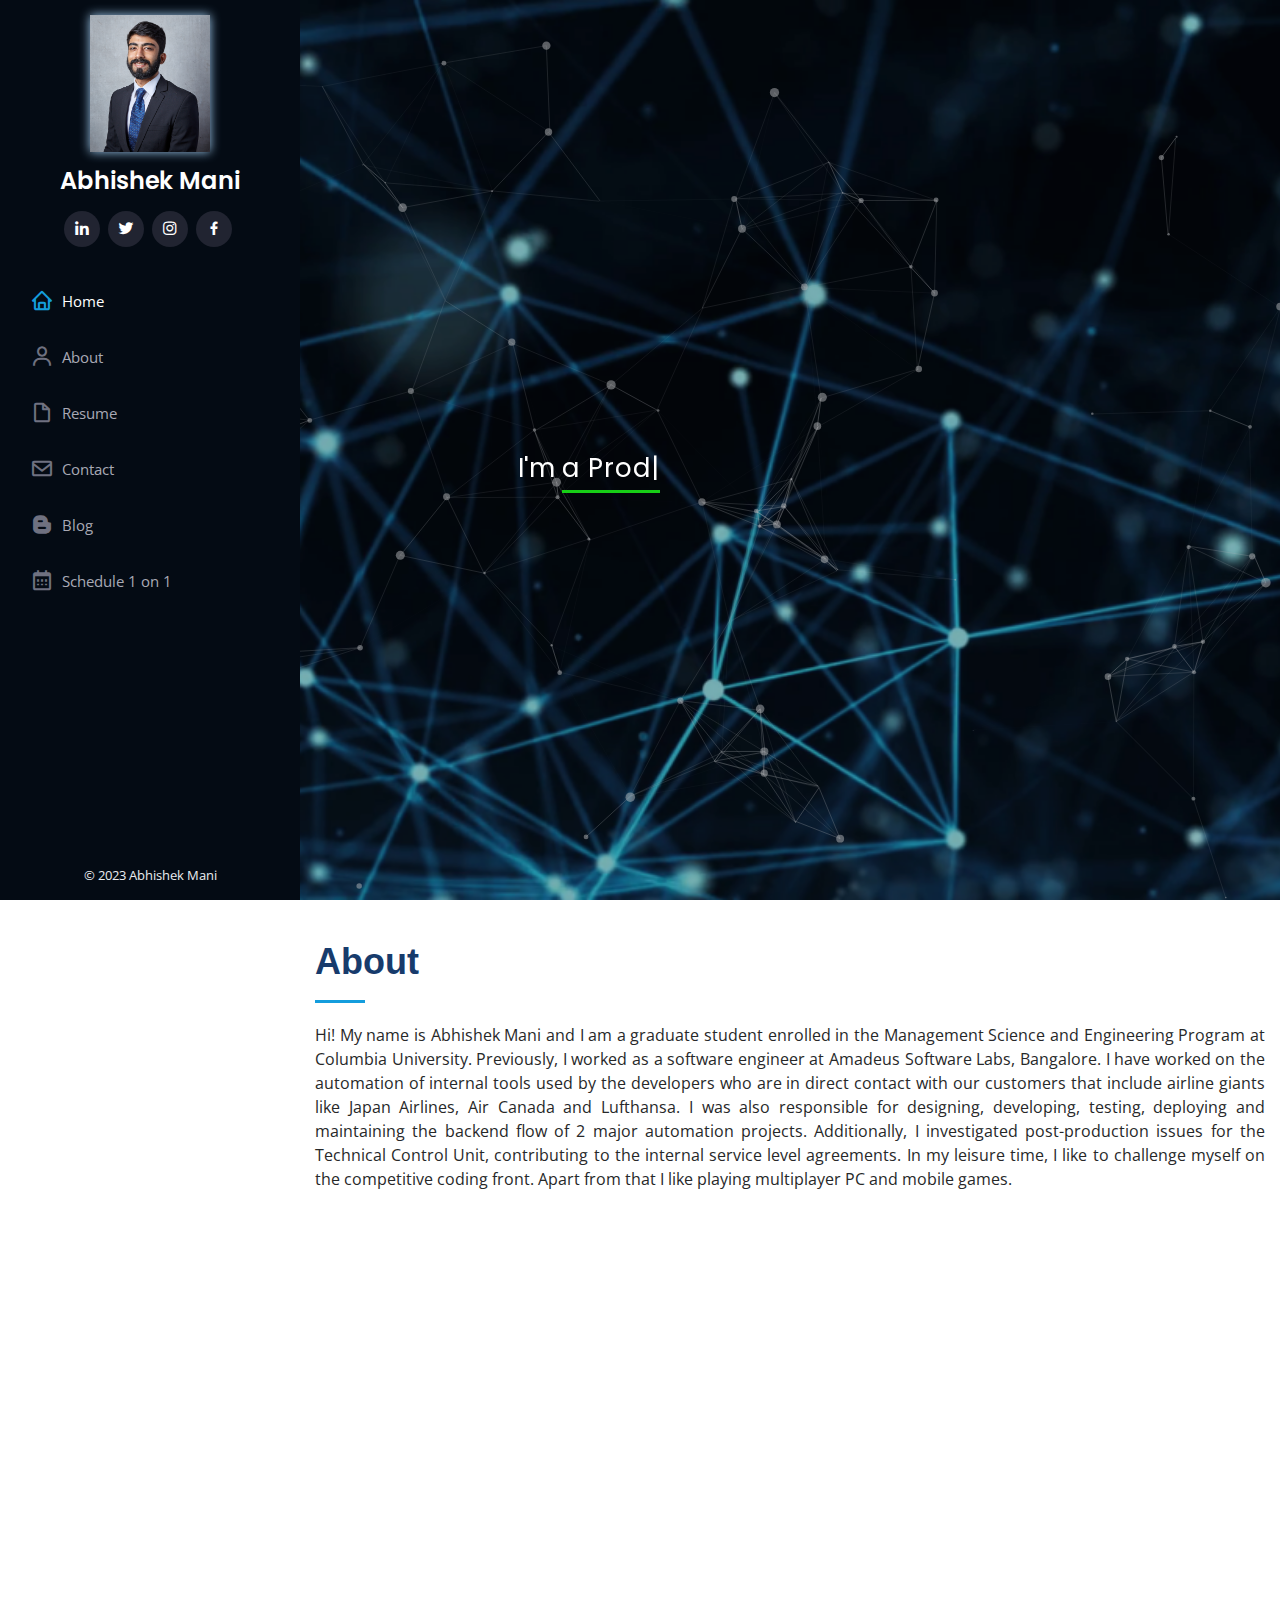
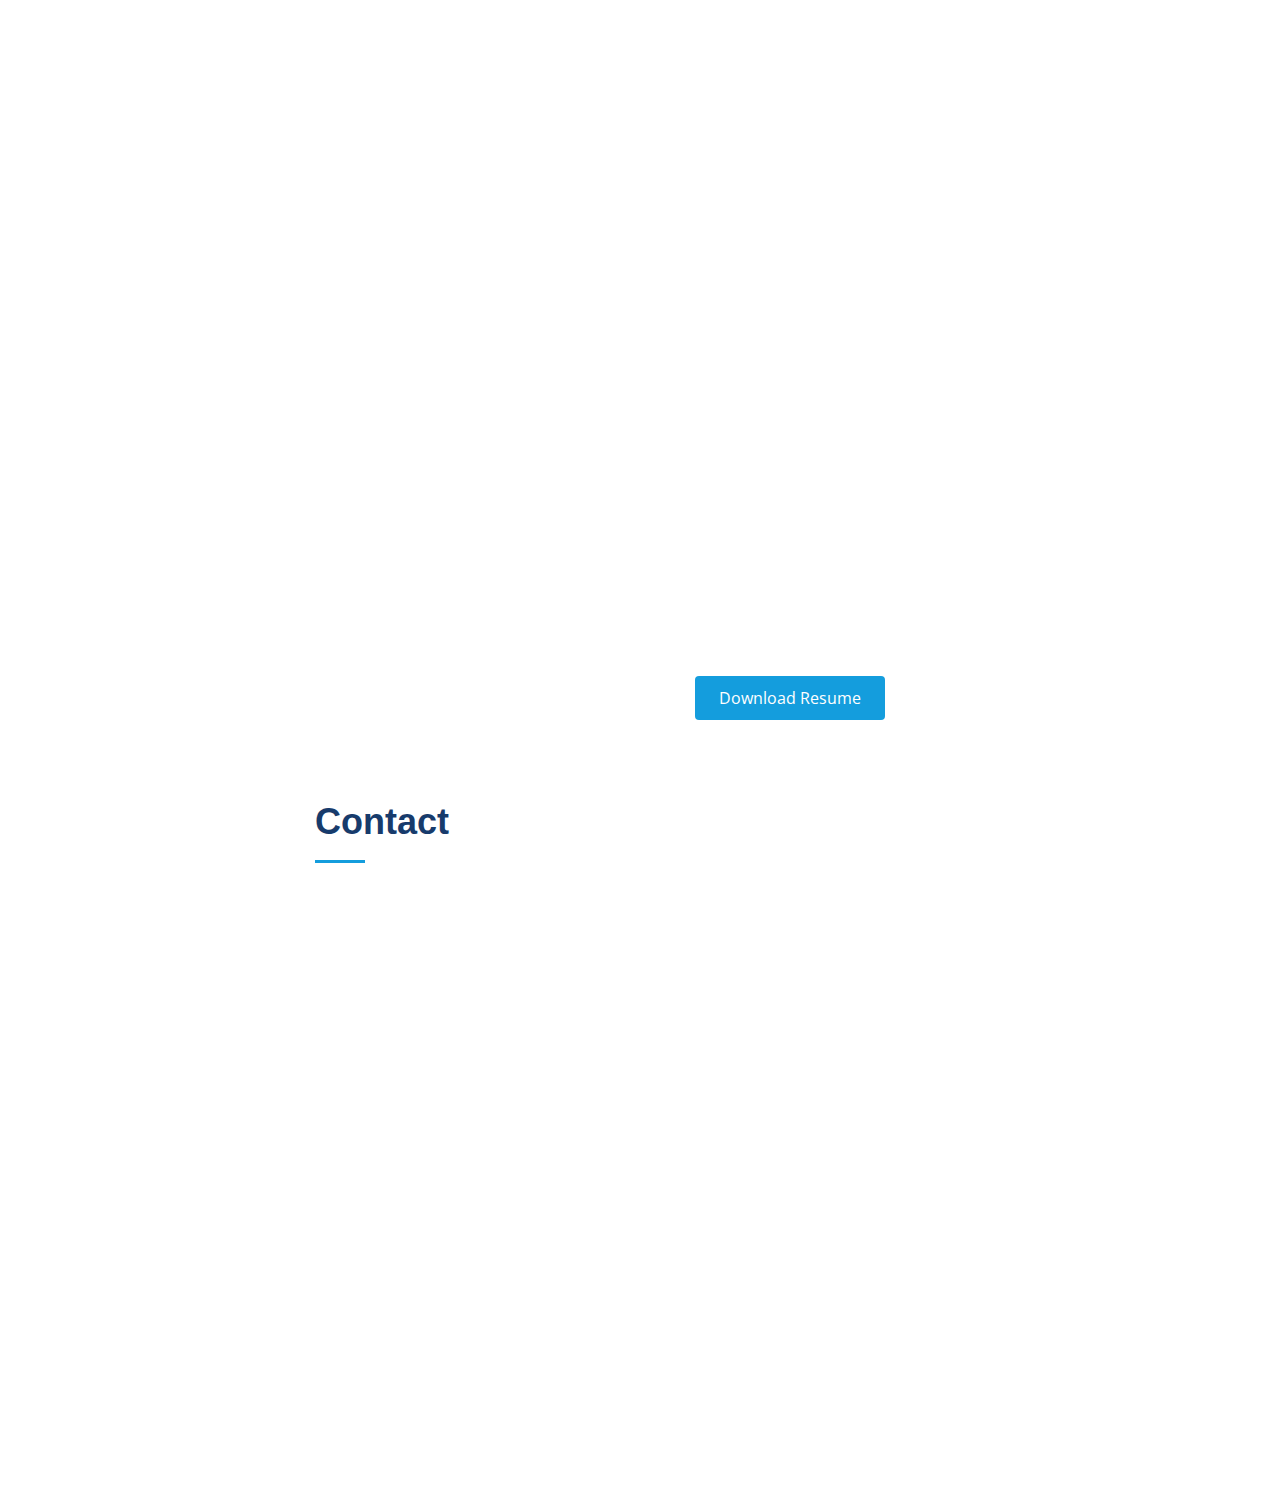
<file: index.html>
<!DOCTYPE html>
<html lang="en">

<head>
  <meta charset="utf-8">
  <meta content="width=device-width, initial-scale=1.0" name="viewport">

  <title>Abhishek Mani Portfolio</title>
  <meta content="" name="descriptison">
  <meta content="" name="keywords">

  <!-- Favicons -->
  <link href="assets/img/logo.png" rel="icon">
  <link href="#" rel="apple-touch-icon">

  <!-- Google Fonts -->
  <link href="https://fonts.googleapis.com/css?family=Open+Sans:300,300i,400,400i,600,600i,700,700i|Raleway:300,300i,400,400i,500,500i,600,600i,700,700i|Poppins:300,300i,400,400i,500,500i,600,600i,700,700i" rel="stylesheet">

  <!-- Vendor CSS Files --> 
  <link href="assets/vendor/bootstrap/css/bootstrap.min.css" rel="stylesheet">
  <link href="assets/vendor/icofont/icofont.min.css" rel="stylesheet">
  <link href="assets/vendor/boxicons/css/boxicons.min.css" rel="stylesheet">
  <link href="assets/vendor/venobox/venobox.css" rel="stylesheet">
  <link href="assets/vendor/owl.carousel/assets/owl.carousel.min.css" rel="stylesheet">
  <link href="assets/vendor/aos/aos.css" rel="stylesheet">


  <!-- Template Main CSS File -->
  <link href="assets/css/style.css" rel="stylesheet">

<!-- Global site tag (gtag.js) - Google Analytics -->
<script async src="https://www.googletagmanager.com/gtag/js?id=UA-176311706-1"></script>
<script>
  window.dataLayer = window.dataLayer || [];
  function gtag(){dataLayer.push(arguments);}
  gtag('js', new Date());

  gtag('config', 'UA-176311706-1');
</script>
<script data-ad-client="ca-pub-6350015335337627" async src="https://pagead2.googlesyndication.com/pagead/js/adsbygoogle.js"></script>
  
</head>

<body>

  <!-- ======= Mobile nav toggle button ======= -->
  <button type="button" class="mobile-nav-toggle d-xl-none"><i class="icofont-navigation-menu"></i></button>

  <!-- ======= Header ======= -->
  <header id="header">
    <div class="d-flex flex-column">

      <div class="profile">
        <img src="assets/img/profile-img.jpeg" alt="" class="img-fluid">
        <h1 class="text-light"><a href="index.html">Abhishek Mani</a></h1>
        <div class="social-links mt-3 text-center">
          <a href="https://www.linkedin.com/in/abhishek-mani-517663149/" target="_blank" class="linkedin"><i class="bx bxl-linkedin"></i></a>
          <a href="https://twitter.com/abhishek_mani13" target="_blank" class="twitter"><i class="bx bxl-twitter"></i></a>
          <a href="https://www.instagram.com/abhishek_mani/" target="_blank" class="instagram"><i class="bx bxl-instagram"></i></a>
          <a href="https://www.facebook.com/freakout.abhishek" target="_blank" class="facebook"><i class="bx bxl-facebook"></i></a>  
        </div>
      </div>

      <nav class="nav-menu">
        <ul>
          <li class="active"><a href="#"><i class="bx bx-home"></i> <span>Home</span></a></li>
          <li><a href="#about"><i class="bx bx-user"></i> <span>About</span></a></li>
          <li><a href="#resume"><i class="bx bx-file-blank"></i> <span>Resume</span></a></li>
          <li><a href="#contact"><i class="bx bx-envelope"></i> Contact</a></li>
          <li><a href="blog.html"><i class="bx bxl-blogger"></i> <span>Blog</span></a></li>
          <li><!-- Calendly link widget begin -->
<link href="https://assets.calendly.com/assets/external/widget.css" rel="stylesheet">
<script src="https://assets.calendly.com/assets/external/widget.js" type="text/javascript" async></script>
<a href="" onclick="Calendly.initPopupWidget({url: 'https://calendly.com/abhishekmani'});return false;"><i class="bx bx-calendar"></i>Schedule 1 on 1</a>
<!-- Calendly link widget end -->
</li>
        </ul>
      </nav><!-- .nav-menu -->
      <button type="button" class="mobile-nav-toggle d-xl-none"><i class="icofont-navigation-menu"></i></button>
    </div>
  </header><!-- End Header -->

  <div id="particles-js">
    <section id="hero" class="d-flex flex-column justify-content-center align-items-center">
    <div class="hero-container" data-aos="fade-in">
      <svg id="logo" width="654" height="76" viewBox="0 0 654 76" fill="none" xmlns="http://www.w3.org/2000/svg">
<path d="M31.5522 4.83998H38.8482L66.6882 73H57.4722L49.4082 53.032H20.8002L12.8322 73H3.61621L31.5522 4.83998ZM47.4882 46.312L35.2002 14.824L22.5282 46.312H47.4882Z" stroke="white" stroke-width="4"/>
<path d="M100.169 73.96C96.265 73.96 92.713 73 89.513 71.08C86.313 69.16 83.785 66.664 81.929 63.592V73H74.441V2.91998H82.889V32.872C85.001 29.608 87.593 26.984 90.665 25C93.737 23.016 97.321 22.024 101.417 22.024C104.873 22.024 107.977 22.76 110.729 24.232C113.481 25.704 115.817 27.656 117.737 30.088C119.721 32.456 121.225 35.24 122.249 38.44C123.337 41.576 123.881 44.808 123.881 48.136C123.881 51.656 123.273 54.984 122.057 58.12C120.841 61.256 119.177 64.008 117.065 66.376C114.953 68.68 112.425 70.536 109.481 71.944C106.601 73.288 103.497 73.96 100.169 73.96ZM98.057 66.664C100.553 66.664 102.857 66.152 104.969 65.128C107.081 64.104 108.905 62.728 110.441 61C111.977 59.272 113.161 57.32 113.993 55.144C114.825 52.904 115.241 50.568 115.241 48.136C115.241 45.704 114.825 43.368 113.993 41.128C113.225 38.824 112.105 36.808 110.633 35.08C109.225 33.352 107.497 31.976 105.449 30.952C103.465 29.864 101.257 29.32 98.825 29.32C97.033 29.32 95.337 29.64 93.737 30.28C92.137 30.92 90.633 31.784 89.225 32.872C87.881 33.896 86.665 35.112 85.577 36.52C84.553 37.928 83.657 39.432 82.889 41.032V55.528C83.209 57.128 83.881 58.6 84.905 59.944C85.993 61.288 87.241 62.472 88.649 63.496C90.121 64.456 91.657 65.224 93.257 65.8C94.921 66.376 96.521 66.664 98.057 66.664Z" stroke="white" stroke-width="4"/>
<path d="M177.741 73H169.293V44.968C169.293 39.784 168.397 35.944 166.605 33.448C164.813 30.888 162.189 29.608 158.733 29.608C157.069 29.608 155.405 29.96 153.741 30.664C152.077 31.304 150.509 32.2 149.037 33.352C147.629 34.504 146.349 35.88 145.197 37.48C144.109 39.08 143.277 40.84 142.701 42.76V73H134.253V2.91998H142.701V33.64C144.685 29.992 147.373 27.144 150.765 25.096C154.157 23.048 157.869 22.024 161.901 22.024C164.845 22.024 167.341 22.568 169.389 23.656C171.437 24.744 173.069 26.216 174.285 28.072C175.501 29.928 176.365 32.168 176.877 34.792C177.453 37.352 177.741 40.104 177.741 43.048V73Z" stroke="white" stroke-width="4"/>
<path d="M190.878 73V22.888H199.326V73H190.878ZM190.878 13.48V2.91998H199.326V13.48H190.878Z" stroke="white" stroke-width="4"/>
<path d="M230.571 73.96C226.539 73.96 222.571 73.352 218.667 72.136C214.763 70.856 211.403 69.032 208.587 66.664L212.235 61C215.179 63.24 218.123 64.936 221.067 66.088C224.011 67.176 227.115 67.72 230.379 67.72C234.027 67.72 236.907 67.016 239.019 65.608C241.195 64.136 242.283 62.088 242.283 59.464C242.283 58.248 241.995 57.224 241.419 56.392C240.843 55.496 239.979 54.728 238.827 54.088C237.675 53.448 236.203 52.872 234.411 52.36C232.619 51.848 230.539 51.304 228.171 50.728C225.163 49.96 222.571 49.224 220.395 48.52C218.219 47.816 216.427 46.984 215.019 46.024C213.611 45.064 212.587 43.912 211.947 42.568C211.307 41.224 210.987 39.56 210.987 37.576C210.987 35.08 211.467 32.872 212.427 30.952C213.451 28.968 214.827 27.336 216.555 26.056C218.283 24.712 220.299 23.72 222.603 23.08C224.971 22.376 227.499 22.024 230.187 22.024C233.963 22.024 237.483 22.632 240.747 23.848C244.011 25.064 246.763 26.664 249.003 28.648L245.163 33.736C243.051 31.88 240.683 30.504 238.059 29.608C235.435 28.648 232.747 28.168 229.995 28.168C226.923 28.168 224.299 28.84 222.123 30.184C220.011 31.464 218.955 33.544 218.955 36.424C218.955 37.576 219.147 38.536 219.531 39.304C219.979 40.072 220.683 40.744 221.643 41.32C222.603 41.896 223.819 42.408 225.291 42.856C226.827 43.304 228.651 43.784 230.763 44.296C234.091 45.064 236.971 45.864 239.403 46.696C241.899 47.464 243.947 48.392 245.547 49.48C247.211 50.568 248.427 51.848 249.195 53.32C250.027 54.792 250.443 56.584 250.443 58.696C250.443 63.368 248.651 67.08 245.067 69.832C241.483 72.584 236.651 73.96 230.571 73.96Z" stroke="white" stroke-width="4"/>
<path d="M303.929 73H295.481V44.968C295.481 39.784 294.585 35.944 292.793 33.448C291.001 30.888 288.377 29.608 284.921 29.608C283.257 29.608 281.593 29.96 279.929 30.664C278.265 31.304 276.697 32.2 275.225 33.352C273.817 34.504 272.537 35.88 271.385 37.48C270.297 39.08 269.465 40.84 268.889 42.76V73H260.441V2.91998H268.889V33.64C270.873 29.992 273.561 27.144 276.953 25.096C280.345 23.048 284.057 22.024 288.089 22.024C291.033 22.024 293.529 22.568 295.577 23.656C297.625 24.744 299.257 26.216 300.473 28.072C301.689 29.928 302.553 32.168 303.065 34.792C303.641 37.352 303.929 40.104 303.929 43.048V73Z" stroke="white" stroke-width="4"/>
<path d="M339.242 73.96C335.466 73.96 332.01 73.288 328.874 71.944C325.738 70.536 323.05 68.648 320.81 66.28C318.57 63.912 316.81 61.16 315.53 58.024C314.314 54.824 313.706 51.464 313.706 47.944C313.706 44.424 314.314 41.096 315.53 37.96C316.81 34.824 318.57 32.072 320.81 29.704C323.114 27.336 325.834 25.48 328.97 24.136C332.106 22.728 335.562 22.024 339.338 22.024C343.114 22.024 346.538 22.728 349.61 24.136C352.746 25.544 355.402 27.432 357.578 29.8C359.754 32.104 361.418 34.824 362.57 37.96C363.786 41.032 364.394 44.232 364.394 47.56C364.394 48.264 364.362 48.904 364.298 49.48C364.298 50.056 364.266 50.504 364.202 50.824H322.634C322.826 53.32 323.402 55.592 324.362 57.64C325.322 59.688 326.57 61.448 328.106 62.92C329.642 64.392 331.37 65.544 333.29 66.376C335.274 67.208 337.354 67.624 339.53 67.624C341.066 67.624 342.57 67.432 344.042 67.048C345.514 66.6 346.89 66.024 348.17 65.32C349.45 64.616 350.57 63.752 351.53 62.728C352.554 61.704 353.322 60.552 353.834 59.272L361.13 61.288C360.298 63.144 359.146 64.84 357.674 66.376C356.266 67.912 354.602 69.256 352.682 70.408C350.826 71.496 348.746 72.36 346.442 73C344.138 73.64 341.738 73.96 339.242 73.96ZM356.426 44.584C356.234 42.216 355.626 40.04 354.602 38.056C353.642 36.008 352.394 34.28 350.858 32.872C349.386 31.464 347.658 30.376 345.674 29.608C343.69 28.776 341.578 28.36 339.338 28.36C337.098 28.36 334.986 28.776 333.002 29.608C331.018 30.376 329.258 31.496 327.722 32.968C326.25 34.376 325.034 36.072 324.074 38.056C323.178 40.04 322.634 42.216 322.442 44.584H356.426Z" stroke="white" stroke-width="4"/>
<path d="M409.113 73L391.833 48.52L382.233 57.544V73H373.785V2.91998H382.233V49L407.961 22.984H417.273L397.305 43.72L418.233 73H409.113Z" stroke="white" stroke-width="4"/>
<path d="M510.104 73V20.296L487.448 60.712H482.552L459.8 20.296V73H451.16V4.83998H460.28L484.952 49.096L509.72 4.83998H518.744V73H510.104Z" stroke="white" stroke-width="4"/>
<path d="M546.117 73.96C543.749 73.96 541.541 73.576 539.493 72.808C537.445 71.976 535.653 70.856 534.117 69.448C532.645 68.04 531.461 66.408 530.565 64.552C529.733 62.632 529.317 60.552 529.317 58.312C529.317 56.008 529.829 53.928 530.853 52.072C531.877 50.152 533.317 48.52 535.173 47.176C537.093 45.832 539.333 44.776 541.893 44.008C544.517 43.24 547.365 42.856 550.437 42.856C552.869 42.856 555.333 43.08 557.829 43.528C560.325 43.976 562.533 44.584 564.453 45.352V41.32C564.453 37.224 563.301 34.024 560.997 31.72C558.693 29.352 555.429 28.168 551.205 28.168C546.149 28.168 540.837 30.12 535.269 34.024L532.485 28.552C538.949 24.2 545.445 22.024 551.973 22.024C558.565 22.024 563.685 23.784 567.333 27.304C571.045 30.824 572.901 35.784 572.901 42.184V62.632C572.901 64.616 573.797 65.64 575.589 65.704V73C574.693 73.128 573.957 73.224 573.381 73.288C572.805 73.352 572.197 73.384 571.557 73.384C569.893 73.384 568.549 72.904 567.525 71.944C566.565 70.92 565.989 69.704 565.797 68.296L565.605 64.744C563.365 67.752 560.517 70.056 557.061 71.656C553.669 73.192 550.021 73.96 546.117 73.96ZM548.325 67.624C551.333 67.624 554.117 67.08 556.677 65.992C559.301 64.84 561.285 63.336 562.629 61.48C563.845 60.264 564.453 59.016 564.453 57.736V50.344C560.357 48.744 556.101 47.944 551.685 47.944C547.461 47.944 544.005 48.84 541.317 50.632C538.693 52.424 537.381 54.76 537.381 57.64C537.381 59.048 537.637 60.36 538.149 61.576C538.725 62.792 539.493 63.848 540.453 64.744C541.477 65.64 542.661 66.344 544.005 66.856C545.349 67.368 546.789 67.624 548.325 67.624Z" stroke="white" stroke-width="4"/>
<path d="M629.898 73H621.45V44.968C621.45 39.592 620.618 35.688 618.954 33.256C617.354 30.824 614.89 29.608 611.562 29.608C609.834 29.608 608.106 29.96 606.378 30.664C604.65 31.304 603.018 32.2 601.482 33.352C599.946 34.504 598.602 35.88 597.45 37.48C596.298 39.08 595.434 40.84 594.858 42.76V73H586.41V22.888H594.09V33.64C596.074 30.12 598.922 27.304 602.634 25.192C606.41 23.08 610.506 22.024 614.922 22.024C617.802 22.024 620.202 22.568 622.122 23.656C624.042 24.68 625.578 26.152 626.73 28.072C627.882 29.928 628.682 32.136 629.13 34.696C629.642 37.256 629.898 40.04 629.898 43.048V73Z" stroke="white" stroke-width="4"/>
<path d="M643.035 73V22.888H651.483V73H643.035ZM643.035 13.48V2.91998H651.483V13.48H643.035Z" stroke="white" stroke-width="4"/>
</svg>
      <p>I'm <span class="typed" data-typed-items="a Product Manager, Highly User Oriented, a Data Enthusiast"></span></p>
    </div>
  </section>
  </div>
  <script type="text/javascript" src="assets/js/particles.js"></script>
  <script type="text/javascript" src="assets/js/app.js"></script>

  <main id="main">

    <!-- ======= About Section ======= -->
    <section id="about" class="about about-bg">
      <div class="container">
        <div class="borderr">
        <div class="section-title">
          <h2>About</h2>
          <p>Hi! My name is Abhishek Mani and I am a graduate student enrolled in the Management Science and Engineering Program at Columbia University. Previously, I worked as a software engineer at Amadeus Software Labs, Bangalore. I have worked on the automation of internal tools used by the developers who are in direct contact with our customers that include airline giants like Japan Airlines, Air Canada and Lufthansa. I was also responsible for designing, developing, testing, deploying and maintaining the backend flow of 2 major automation projects. Additionally, I investigated post-production issues for the Technical Control Unit, contributing to the internal service level agreements. In my leisure time, I like to challenge myself on the competitive coding front. Apart from that I like playing multiplayer PC and mobile games.</p>
        </div>

        <div class="row">
          <div class="col-lg-4" data-aos="fade-up" data-aos-delay="100">
            <img src="assets/img/profile-img.jpeg" class="img-fluid" alt="">
          </div>
          <div class="col-lg-8 pt-4 pt-lg-0 content" data-aos="fade-up">
            <!-- <h3>Aspiring Quants Researcher</h3> -->
            <div class="row">
              <div class="col-lg-6">
                <ul>
                  <li><i class="icofont-hand-drawn-right"></i> <strong>Birthday:</strong> 13 July 1996</li>
                </ul>
              </div>
              <div class="col-lg-6">
                <ul>
                  <li><i class="icofont-hand-drawn-right"></i> <strong>City:</strong> New York, NY 10027</li>
                </ul>
              </div>
              <div class="col-lg-6">
                <ul>
                  <li><i class="icofont-hand-drawn-right"></i> <strong>Email:</strong> am5506@columbia.edu</li>
                </ul>
              </div>

            </div>
            <br>
          <h3>Skills</h3>
        <div class="row skills-content">

          <div class="col-lg-6">

            <div class="progress">
              <span class="skill">Agile <i class="val">95%</i></span>
              <div class="progress-bar-wrap">
                <div class="progress-bar" role="progressbar" aria-valuenow="95" aria-valuemin="0" aria-valuemax="100"></div>
              </div>
            </div>

            <div class="progress">
              <span class="skill">Wireframing <i class="val">90%</i></span>
              <div class="progress-bar-wrap">
                <div class="progress-bar" role="progressbar" aria-valuenow="90" aria-valuemin="0" aria-valuemax="100"></div>
              </div>
            </div>
            

            <div class="progress">
              <span class="skill">Balsamiq <i class="val">85%</i></span>
              <div class="progress-bar-wrap">
                <div class="progress-bar" role="progressbar" aria-valuenow="85" aria-valuemin="0" aria-valuemax="100"></div>
              </div>
            </div>

            <div class="progress">
              <span class="skill">Linux <i class="val">80%</i></span>
              <div class="progress-bar-wrap">
                <div class="progress-bar" role="progressbar" aria-valuenow="80" aria-valuemin="0" aria-valuemax="100"></div>
              </div>
            </div>


            <div class="progress">
              <span class="skill">SQL <i class="val">70%</i></span>
              <div class="progress-bar-wrap">
                <div class="progress-bar" role="progressbar" aria-valuenow="70" aria-valuemin="0" aria-valuemax="100"></div>
              </div>
            </div>

          </div>

          <div class="col-lg-6">

            <div class="progress">
              <span class="skill">Python <i class="val">90%</i></span>
              <div class="progress-bar-wrap">
                <div class="progress-bar" role="progressbar" aria-valuenow="90" aria-valuemin="0" aria-valuemax="100"></div>
              </div>
            </div>

            <div class="progress">
              <span class="skill">Leadership <i class="val">90%</i></span>
              <div class="progress-bar-wrap">
                <div class="progress-bar" role="progressbar" aria-valuenow="90" aria-valuemin="0" aria-valuemax="100"></div>
              </div>
            </div>

            <div class="progress">
              <span class="skill">Trello <i class="val">80%</i></span>
              <div class="progress-bar-wrap">
                <div class="progress-bar" role="progressbar" aria-valuenow="80" aria-valuemin="0" aria-valuemax="100"></div>
              </div>
            </div>

            
            <div class="progress">
              <span class="skill">Figma <i class="val">80%</i></span>
              <div class="progress-bar-wrap">
                <div class="progress-bar" role="progressbar" aria-valuenow="80" aria-valuemin="0" aria-valuemax="100"></div>
              </div>
            </div>

            <div class="progress">
              <span class="skill">Adobe XD <i class="val">60%</i></span>
              <div class="progress-bar-wrap">
                <div class="progress-bar" role="progressbar" aria-valuenow="60" aria-valuemin="0" aria-valuemax="100"></div>
              </div>
            </div>

            
            

          </div>

        </div>

      </div>
          </div>

        </div>
        </div>
      </div>
    </section><!-- End About Section -->

    <!-- ======= Resume Section ======= -->
    <section id="resume" class="resume">
      <div class="container">

        <div class="section-title">
          <h2>Resume</h2>
        </div>
        <div class="row">
          <div class="col-lg-6" data-aos="fade-up">
            <h3 class="resume-title">Summary</h3>
            <div class="resume-item pb-0">
              <h4>Abhishek Mani</h4>
              <p><em>Innovative and deadline-driven Software Developer with almost 2.5 years of full-time experience developing user-centered automation tools.</em></p>
              <ul>
                <li>New York, United States of America</li>
                <li>+1 (646) 255-4878</li>
                <li>am5506@columbia.edu</li>
              </ul>
            </div>

            <h3 class="resume-title">Education</h3>
            <div class="resume-item">
              <h4>MS in Management Science and Engineering</h4>
              <h5>Jan 2021 - May 2022 (Expected)</h5>
              <p><em>Columbia University, New York, NY</em></p>
            </div>
            <div class="resume-item">
              <h4>B-Tech in Electronics and Communication Engineering</h4>
              <h5>Jul 2014 - Apr 2018</h5>
              <p><em>Vellore Institute of Technology, Chennai Campus</em></p>
            </div>
            <h3 class="resume-title">Certifications</h3>
            <div class="resume-item">
              <li>Certified ScrumMaster (CSM®)</li>
            </div>

            <h3 class="resume-title">Leadership and Involvement</h3>
            <div class="resume-item">
              <h4>Graduate Course Assistant</h4>
              <h5>Jan 2021 - Apr 2021</h5>
              <p><em>Columbia University, New York, NY</em></p>
              <ul>
                <li>Course Assistant for Applied Financial Risk Management under Professor Allan M. Malz</li>
                <li>Responsible for grading assignments, liaison between students and professor</li>
              </ul>
            </div>

            <h3 class="resume-title">Consultancy Experience (Part-Time)</h3>
            <div class="resume-item">
              <h4>Product Management Consultant</h4>
              <h5>Dec 2020 - May 2021</h5>
              <p><em>Louis Vuitton, New York, NY </em></p>
              <ul>
                <li>Launched an iOS mobile application product based on data from operation managers at various LV stores to track sale of fragrance samples across different stores in North and Latin Americas thus revamping efficiency by ~25%</li>
                <li>Designed a Power BI dashboard and SQL database for supply chain managers to track key metrics</li>
              </ul>
            </div>
            <div class="resume-item">
              <h4>Product Analytics Consultant</h4>
              <h5>Dec 2020 - May 2021</h5>
              <p><em>FreshDirect, New York, NY </em></p>
              <ul>
                <li>Orchestrated discussion with internal stakeholders and identified various problems in inbound operations</li>
                <li>Synthesized a multilevel automated Power BI dashboard for supply chain team to track KPIs</li>
                <li>Improved inbound process by $78,000 by identifying data inaccuracies leading to reduction in receiving errors by 10%</li>
              </ul>
            </div>

          </div>
          <div class="col-lg-6" data-aos="fade-up" data-aos-delay="100">
            <h3 class="resume-title">Professional Experience</h3>

            <div class="resume-item">
              <h4>Product Manager (Part-Time)</h4>
              <h5>September 2021 - Present</h5>
              <p><em>HearMe, New York, NY </em></p>
              <ul>
                <li>Directly advise CEO and COO on product strategy, road mapping, and execution planning</li>
                <li>Performing in-depth competitor and market analysis, created a profile for each competitor, and pictorially summarized competitor product offerings against HearMe</li>
                <li>Conducted 30+ user interviews to convert and implement 6 major user pain-points into 8 broad features using cognitive empathy, successfully incorporated features into product roadmap</li>
                <li>Managing 2 teams of 16 interns in developing strategies for user-acquisition, product marketing and partnerships</li>
              </ul>
            </div>

            <div class="resume-item">
              <h4>Product Manager Intern</h4>
              <h5>July 2021 - September 2021</h5>
              <p><em>HearMe, New York, NY </em></p>
              <ul>
                <li>Acquired a deep understanding of the business objectives and user expectation to lead concept-to-launch and product improvements for 20 features in close collaboration with engineering and design team</li>
                <li>Prioritized 4 high-level features based on customer and business needs by identifying KPIs and product success metrics on 2 different platforms, successfully bridged teams throughout the product life cycle</li>
                <li>Analyzed underperforming product features and recommended improvements using design thinking and product designing to achieve a 20% increase in user engagement</li>
                <li>Created 3 mockups for the end-to-end application flow using Adobe XD and prioritized the content, available functionalities, and intended user behavior for 20 screens</li>
              </ul>
            </div>

            <div class="resume-item">
              <h4>Software Engineer</h4>
              <h5>June 2018 - November 2020</h5>
              <p><em>Amadeus Software Labs, Bangalore, India </em></p>
              <ul>

                <li>Utilized excel analytics to provide statistical report for monitoring production issues thus boosting efficiency by 15%</li>
                <li>Designed and documented development of internal tools by performing user studies with 4 other engineers</li>
                <li>Collaborated with business line managers to prioritize technology request backlog in weekly sprints</li>
                <li>Spearheaded a team of 6 engineers in an automation project and organized regular standup and 22 sprint planning meetings
                  by undertaking role of Scrum master thus increasing efficiency by ~40%</li>
                <li>Owned backend product lifecycle of a side automation project from initial concept to delivery, saving 5 hours of manual work
                  per day, reducing processing time by ~90% and achieving complete automation of processes</li>
              </ul>
            </div>
            <div class="resume-item">
              <h4>Product Engineering Intern</h4>
              <h5>January 2018 - May 2018</h5>
              <p><em>Amadeus Software Labs, Bangalore, India</em></p>
              <ul>
                <li>Developed VR/AR software development kits (SDK’s) forecasting improvement in in-flight entertainment by 10%</li>
                <li>Integrated SDK with booking application using Android Studio to enable flight/seat booking features</li>
                <li>AR SDK showcased in-flight menu card including 23 different items</li>
              </ul>
            </div>
          </div>
        </div>
        <br>
        <div class="text-center"><button type="submit"><a class ="linkcolor" href="assets/files/Resume_Abhishek.pdf" download="Abhishek_Mani_Resume" target="_blank">Download Resume</a></div>
      </div>

    </section><!-- End Resume Section -->

    <!-- ======= Contact Section ======= -->
    <section id="contact" class="contact">
      <div class="container">
        <div class="section-title">
          <h2>Contact</h2>
        </div>

        <div class="row" data-aos="fade-up">

          <div class="col-lg-5 d-flex align-items-stretch">
            <div class="info">
              <div class="address">
                <i class="icofont-google-map"></i>
                <h4>Location:</h4>
                <p>181 Claremont Ave, New York, NY 10027</p>
              </div>

              <div class="email">
                <i class="icofont-send-mail"></i>
                <h4>Email:</h4>
                <p>am5506@columbia.edu</p>
              </div>

              <div class="phone">
                <i class="icofont-ui-call"></i>
                <h4>Call:</h4>
                <p>+1 (646) 255-4878</p>
              </div>
            </div>

          </div>

          <div class="col-lg-7 mt-5 mt-lg-0 d-flex align-items-stretch">
          	<iframe src="https://www.google.com/maps/embed?pb=!1m18!1m12!1m3!1d3019.6116577856224!2d-73.96299128459188!3d40.814526779320865!2m3!1f0!2f0!3f0!3m2!1i1024!2i768!4f13.1!3m3!1m2!1s0x89c2f641c7218191%3A0x7e913622daadf818!2s181%20Claremont%20Ave%2C%20New%20York%2C%20NY%2010027!5e0!3m2!1sen!2sus!4v1610200962947!5m2!1sen!2sus" frameborder="0" style="border:0; width: 100%; height: 340px;" allowfullscreen></iframe></div>
            <div class="col-lg-5 mt-5 mt-lg-0 d-flex align-items-stretch">
            <div class="php-email-form">
              <div class="text-center"><a style="cursor: pointer; width: 56px; height: 52px;" href="mailto:am5506@columbia.edu" target="_self" data-content="am5506@columbia.edu" data-type="mail" id="comp-k6ye455zlink" class="wp2link"><button type="submit">Send Message</button></a></div>
            </div></div>
          </div>

        </div>

      </div>
    </section><!-- End Contact Section -->
  </main><!-- End #main -->

<!-- Copyright Footer -->
  <footer id="footer">
    <div class="container">
      <div class="credits">
        <a>© 2023 Abhishek Mani</a>
      </div>
    </div>
  </footer>
 <!-- End  Footer -->

  <a href="#" class="back-to-top"><i class="icofont-simple-up"></i></a>

  <!-- Vendor JS Files -->
  <script src="assets/vendor/jquery/jquery.min.js"></script>
  <script src="assets/vendor/bootstrap/js/bootstrap.bundle.min.js"></script>
  <script src="assets/vendor/jquery.easing/jquery.easing.min.js"></script>
  <script src="assets/vendor/php-email-form/validate.js"></script>
  <script src="assets/vendor/waypoints/jquery.waypoints.min.js"></script>
  <script src="assets/vendor/counterup/counterup.min.js"></script>
  <script src="assets/vendor/isotope-layout/isotope.pkgd.min.js"></script>
  <script src="assets/vendor/venobox/venobox.min.js"></script>
  <script src="assets/vendor/owl.carousel/owl.carousel.min.js"></script>
  <script src="assets/vendor/typed.js/typed.min.js"></script>
  <script src="assets/vendor/aos/aos.js"></script>

  <!-- Template Main JS File -->
  <script src="assets/js/main.js"></script>

</body>

</html>
</file>
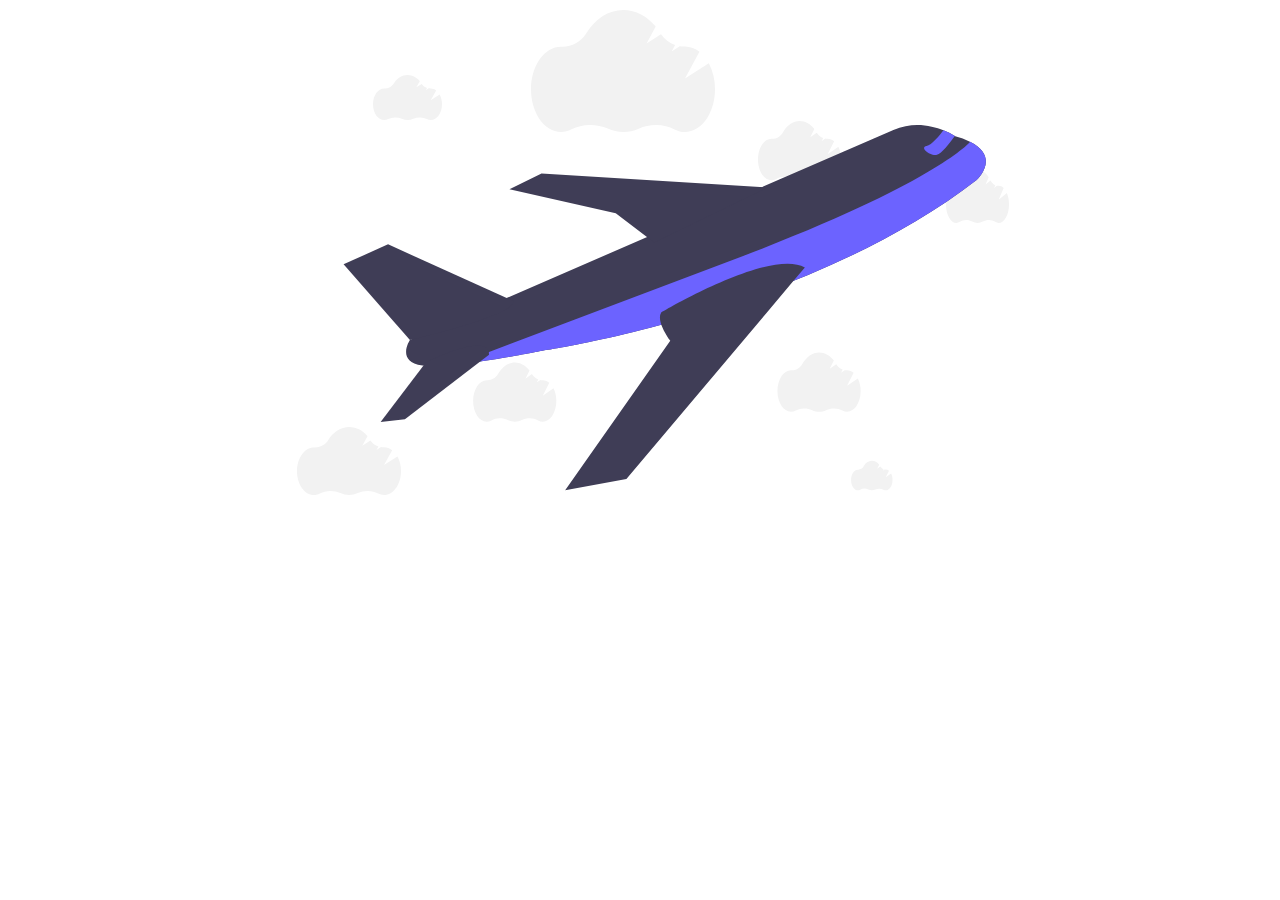
<file: animation/index.html>
<!DOCTYPE html>
<html>
<head>
	<meta charset="utf-8">
	<meta name="viewport" content="width=device-width, initial-scale=1.0">
	<meta http-equiv="X-UA-Compatible" content="ie=edge">
	<link rel="stylesheet" href="style.css" />
	<title>Aeroplane</title>
</head>
<body>
	<div>
  <svg width="737" height="510" viewBox="0 0 737 510" fill="none" xmlns="http://www.w3.org/2000/svg">
<g id="undraw_aircraft_fbvl 1">
<g clip-path="url(#clip0)">
<g id="cloud">
<path id="Vector" d="M281.53 388.243L270.75 395.702L277.281 382.716C275.431 381.103 273.143 380.209 270.778 380.176H270.605C269.857 380.192 269.11 380.132 268.372 379.995L264.726 382.527L266.286 379.418C263.703 378.427 261.471 376.57 259.908 374.112L253.385 378.66L257.503 370.458C253.69 365.447 248.546 362.376 242.882 362.376C236.095 362.376 230.05 366.789 226.147 373.672C224.99 375.733 223.354 377.423 221.406 378.568C219.457 379.713 217.266 380.273 215.056 380.192H214.695C207.201 380.192 201.129 389.478 201.129 400.941C201.129 412.403 207.201 421.69 214.695 421.69C216.342 421.684 217.962 421.239 219.416 420.393C221.968 419.04 224.757 418.308 227.593 418.247C230.428 418.187 233.241 418.8 235.839 420.045C238.036 421.117 240.414 421.671 242.82 421.671C245.225 421.671 247.604 421.117 249.801 420.045C252.377 418.824 255.163 418.222 257.97 418.281C260.777 418.34 263.54 419.058 266.071 420.386C267.516 421.21 269.12 421.644 270.75 421.652C278.244 421.652 284.317 412.365 284.317 400.903C284.371 396.494 283.413 392.141 281.53 388.243Z" fill="#F2F2F2"/>
<path id="Vector_2" d="M585.861 378.387L575.081 385.847L581.611 372.861C579.762 371.247 577.474 370.354 575.109 370.321H574.935C574.188 370.337 573.44 370.276 572.703 370.139L569.057 372.671L570.616 369.563C568.033 368.572 565.801 366.715 564.239 364.256L557.715 368.805L561.833 360.602C558.02 355.591 552.877 352.521 547.213 352.521C540.426 352.521 534.381 356.933 530.478 363.817C529.321 365.878 527.685 367.567 525.736 368.713C523.788 369.858 521.597 370.418 519.386 370.336H519.026C511.532 370.336 505.459 379.623 505.459 391.085C505.459 402.548 511.532 411.834 519.026 411.834C520.672 411.829 522.293 411.384 523.747 410.538C526.298 409.184 529.088 408.452 531.923 408.392C534.758 408.332 537.572 408.945 540.17 410.189C542.366 411.261 544.745 411.815 547.15 411.815C549.556 411.815 551.935 411.261 554.131 410.189C556.707 408.968 559.493 408.367 562.3 408.426C565.107 408.485 567.87 409.202 570.402 410.53C571.846 411.355 573.451 411.789 575.081 411.797C582.575 411.797 588.648 402.51 588.648 391.047C588.701 386.639 587.743 382.286 585.861 378.387V378.387Z" fill="#F2F2F2"/>
<path id="Vector_3" d="M566.401 146.866L555.622 154.326L562.152 141.34C560.303 139.726 558.015 138.833 555.649 138.8H555.476C554.728 138.816 553.981 138.755 553.244 138.618L549.597 141.15L551.157 138.042C548.574 137.05 546.342 135.194 544.779 132.735L538.256 137.284L542.374 129.081C538.561 124.07 533.417 121 527.754 121C520.967 121 514.922 125.412 511.019 132.296C509.861 134.357 508.225 136.046 506.277 137.191C504.329 138.337 502.138 138.897 499.927 138.815H499.567C492.073 138.815 486 148.102 486 159.564C486 171.027 492.073 180.313 499.567 180.313C501.213 180.308 502.834 179.863 504.288 179.017C506.839 177.663 509.629 176.931 512.464 176.871C515.299 176.811 518.113 177.424 520.71 178.668C522.905 179.746 525.282 180.307 527.687 180.313C530.093 180.32 532.473 179.772 534.672 178.706C537.248 177.485 540.034 176.884 542.841 176.943C545.648 177.001 548.411 177.719 550.942 179.047C552.387 179.872 553.992 180.306 555.622 180.313C563.115 180.313 569.188 171.027 569.188 159.564C569.248 155.143 568.29 150.776 566.401 146.866V146.866Z" fill="#F2F2F2"/>
<path id="Vector_4" d="M167.656 94.5657L158.716 100.227L164.138 90.3805C162.606 89.1496 160.705 88.4677 158.739 88.4435H158.6C157.979 88.4499 157.357 88.4036 156.743 88.3052L153.721 90.2191L155.013 87.9132C152.868 87.1622 151.015 85.7541 149.718 83.8893L144.307 87.3482L147.768 81.1338C146.329 79.2736 144.493 77.7578 142.393 76.6967C140.294 75.6356 137.984 75.0559 135.632 75C130.002 75 124.984 78.3436 121.788 83.5665C120.827 85.1343 119.465 86.4186 117.843 87.2877C116.222 88.1568 114.398 88.5795 112.559 88.5127H112.259C106.041 88.5127 101 95.5688 101 104.262C101 112.955 106.041 120 112.259 120C113.627 119.996 114.973 119.659 116.182 119.02C118.299 117.99 120.616 117.432 122.97 117.387C125.325 117.341 127.662 117.808 129.818 118.755C131.633 119.561 133.598 119.978 135.586 119.978C137.573 119.978 139.538 119.561 141.354 118.755C143.493 117.827 145.806 117.371 148.137 117.417C150.468 117.463 152.762 118.009 154.863 119.02C156.061 119.64 157.389 119.968 158.739 119.977C164.957 119.977 169.998 112.932 169.998 104.239C170.042 100.869 169.237 97.5427 167.656 94.5657Z" fill="#F2F2F2"/>
<path id="Vector_5" d="M619.122 473.612L613.749 477.334L617.008 470.86C616.087 470.05 614.945 469.602 613.763 469.586H613.68C613.306 469.59 612.933 469.56 612.564 469.495L610.748 470.753L611.524 469.237C610.235 468.744 609.122 467.818 608.342 466.592L605.091 468.866L607.171 464.78C606.306 463.557 605.202 462.56 603.941 461.862C602.679 461.165 601.291 460.783 599.878 460.747C596.495 460.747 593.479 462.945 591.559 466.379C590.981 467.41 590.163 468.255 589.188 468.826C588.214 469.397 587.118 469.675 586.013 469.632H585.833C582.096 469.632 579.067 474.271 579.067 479.987C579.067 485.703 582.096 490.335 585.833 490.335C586.655 490.332 587.463 490.111 588.19 489.691C589.462 489.013 590.854 488.647 592.269 488.617C593.684 488.587 595.088 488.894 596.384 489.516C597.475 490.047 598.656 490.321 599.85 490.321C601.044 490.321 602.225 490.047 603.316 489.516C604.602 488.907 605.992 488.607 607.393 488.637C608.793 488.667 610.172 489.026 611.434 489.691C612.154 490.098 612.952 490.314 613.763 490.32C617.5 490.32 620.529 485.688 620.529 479.972C620.556 477.756 620.072 475.569 619.122 473.612V473.612Z" fill="#F2F2F2"/>
<path id="Vector_6" d="M125.468 456.566L111.992 465.12L120.164 450.242C117.855 448.382 114.99 447.351 112.027 447.315H111.818C110.881 447.324 109.944 447.254 109.019 447.106L104.463 449.998L106.41 446.513C103.178 445.378 100.385 443.251 98.4294 440.433L90.2744 445.659L95.4908 436.269C93.3218 433.458 90.5542 431.167 87.3898 429.564C84.2253 427.96 80.7438 427.085 77.1987 427C68.7134 427 61.1496 432.053 56.3331 439.945C54.8835 442.314 52.8315 444.255 50.3873 445.568C47.9431 446.881 45.1944 447.52 42.4228 447.419H41.9706C32.5985 447.419 25 458.082 25 471.218C25 484.355 32.5985 495 41.9706 495C44.0319 494.993 46.0607 494.485 47.8826 493.519C51.0742 491.962 54.5658 491.12 58.1148 491.051C61.6639 490.982 65.1855 491.687 68.4351 493.118C71.1721 494.337 74.134 494.967 77.1291 494.967C80.1243 494.967 83.0861 494.337 85.8231 493.118C89.0469 491.717 92.534 491.028 96.0473 491.097C99.5607 491.166 103.018 491.992 106.184 493.519C107.991 494.456 109.993 494.951 112.027 494.965C121.399 494.965 128.997 484.32 128.997 471.183C129.063 466.091 127.85 461.065 125.468 456.566V456.566Z" fill="#F2F2F2"/>
<path id="Vector_7" d="M436.83 63.2034L412.988 78.547L427.431 51.8361C423.341 48.5175 418.281 46.6795 413.049 46.6124H412.666C411.012 46.6453 409.359 46.52 407.729 46.2382L399.664 51.4463L403.113 45.0531C397.4 43.0136 392.464 39.1943 389.007 34.138L374.579 43.4938L383.687 26.6222C375.254 16.3152 363.877 10 351.35 10C336.339 10 322.969 19.0751 314.336 33.2336C311.776 37.4735 308.158 40.948 303.848 43.3035C299.539 45.6591 294.693 46.8115 289.804 46.6436H289.006C272.432 46.6436 259 65.7451 259 89.3217C259 112.898 272.432 132 289.006 132C292.648 131.988 296.233 131.073 299.448 129.333C305.091 126.549 311.261 125.043 317.532 124.92C323.803 124.796 330.026 126.057 335.772 128.616C340.625 130.834 345.883 131.986 351.204 132C356.524 132.013 361.788 130.887 366.652 128.694C372.35 126.183 378.511 124.946 384.72 125.067C390.929 125.188 397.039 126.664 402.638 129.396C405.834 131.092 409.383 131.985 412.988 132C429.563 132 442.994 112.898 442.994 89.3217C443.126 80.2277 441.007 71.2459 436.83 63.2034V63.2034Z" fill="#F2F2F2"/>
<path id="Vector_8" d="M734.86 193.044L726.697 199.712L731.648 188.115C730.248 186.665 728.513 185.862 726.718 185.833H726.592C726.024 185.841 725.457 185.787 724.896 185.671L722.136 187.925L723.316 185.209C721.358 184.324 719.666 182.666 718.481 180.47L713.541 184.543L716.701 177.224C715.387 175.033 713.711 173.248 711.794 171.998C709.877 170.749 707.768 170.066 705.62 170C700.48 170 695.898 173.938 692.981 180.089C692.103 181.936 690.859 183.449 689.379 184.472C687.898 185.496 686.233 185.994 684.554 185.915H684.28C678.603 185.915 674 194.225 674 204.464C674 214.703 678.603 223 684.28 223C685.529 222.995 686.758 222.599 687.862 221.846C689.795 220.632 691.91 219.976 694.06 219.922C696.21 219.868 698.343 220.418 700.312 221.533C701.97 222.484 703.764 222.974 705.578 222.974C707.393 222.974 709.187 222.484 710.845 221.533C712.798 220.441 714.91 219.904 717.038 219.958C719.167 220.012 721.261 220.656 723.179 221.846C724.273 222.576 725.486 222.962 726.718 222.973C732.395 222.973 736.998 214.676 736.998 204.437C737.038 200.468 736.303 196.55 734.86 193.044V193.044Z" fill="#F2F2F2"/>
</g>
<g id="aircraft">
<path id="Vector_9" d="M150.45 365.606C157.672 366.683 169.764 366.095 183.573 364.644C221.123 360.706 271.418 350.457 271.418 350.457C271.418 350.457 533.453 312.315 704.958 179.785C704.958 179.785 729.079 157.063 697.978 141.701C693.213 139.433 688.289 137.618 683.264 136.275L682.864 136.004C679.2 133.729 675.368 131.805 671.415 130.256C659.772 125.599 640.96 121.279 621.397 129.962L137.933 340.119C137.933 340.119 123.573 361.572 150.45 365.606Z" fill="#3F3D56"/>
<path id="Vector_10" d="M241.349 301.055L116.033 244.36L71.5629 264.322L137.933 340.119C137.933 340.119 243.596 315.796 241.349 301.055Z" fill="#3F3D56"/>
<path id="Vector_11" d="M495.496 187.536L269.525 173.375L237.45 189.255L343.743 213.267L382.167 242.513L495.496 187.536Z" fill="#3F3D56"/>
<path id="Vector_12" d="M183.573 364.644C221.123 360.706 271.418 350.457 271.418 350.457C271.418 350.457 533.453 312.315 704.958 179.785C704.958 179.785 729.079 157.063 697.978 141.701L697.986 142.12C697.986 142.12 663.849 182.705 471.807 255.74L183.573 364.644Z" fill="#6C63FF"/>
<path id="Vector_13" d="M216.987 354.774L132.932 419.33L108.602 422.123L153.818 362.375C153.818 362.375 218.107 330.185 216.987 354.774Z" fill="#3F3D56"/>
<path id="Vector_14" d="M664.934 154.78C669.443 153.786 677.759 143.088 682.83 136.012C679.166 133.737 675.335 131.813 671.382 130.264C667.26 135.827 659.761 145.027 654.593 145.976C647.144 147.409 658.14 156.267 664.934 154.78Z" fill="#6C63FF"/>
<path id="Vector_15" d="M293.14 490.13L354.395 479.12L494.296 313.17L520.265 282.358L532.876 267.389C497.782 247.729 389.285 312.408 389.285 312.408C387.536 315.017 387.645 318.631 388.657 322.411C390.558 329.486 395.62 337.114 397.52 339.839C397.98 340.509 398.249 340.858 398.249 340.858L293.14 490.13Z" fill="#3F3D56"/>
</g>
</g>
</g>
<defs>
<clipPath id="clip0">
<rect width="737" height="510" fill="white"/>
</clipPath>
</defs>
</svg>


</div>
</body>
</html>
</file>
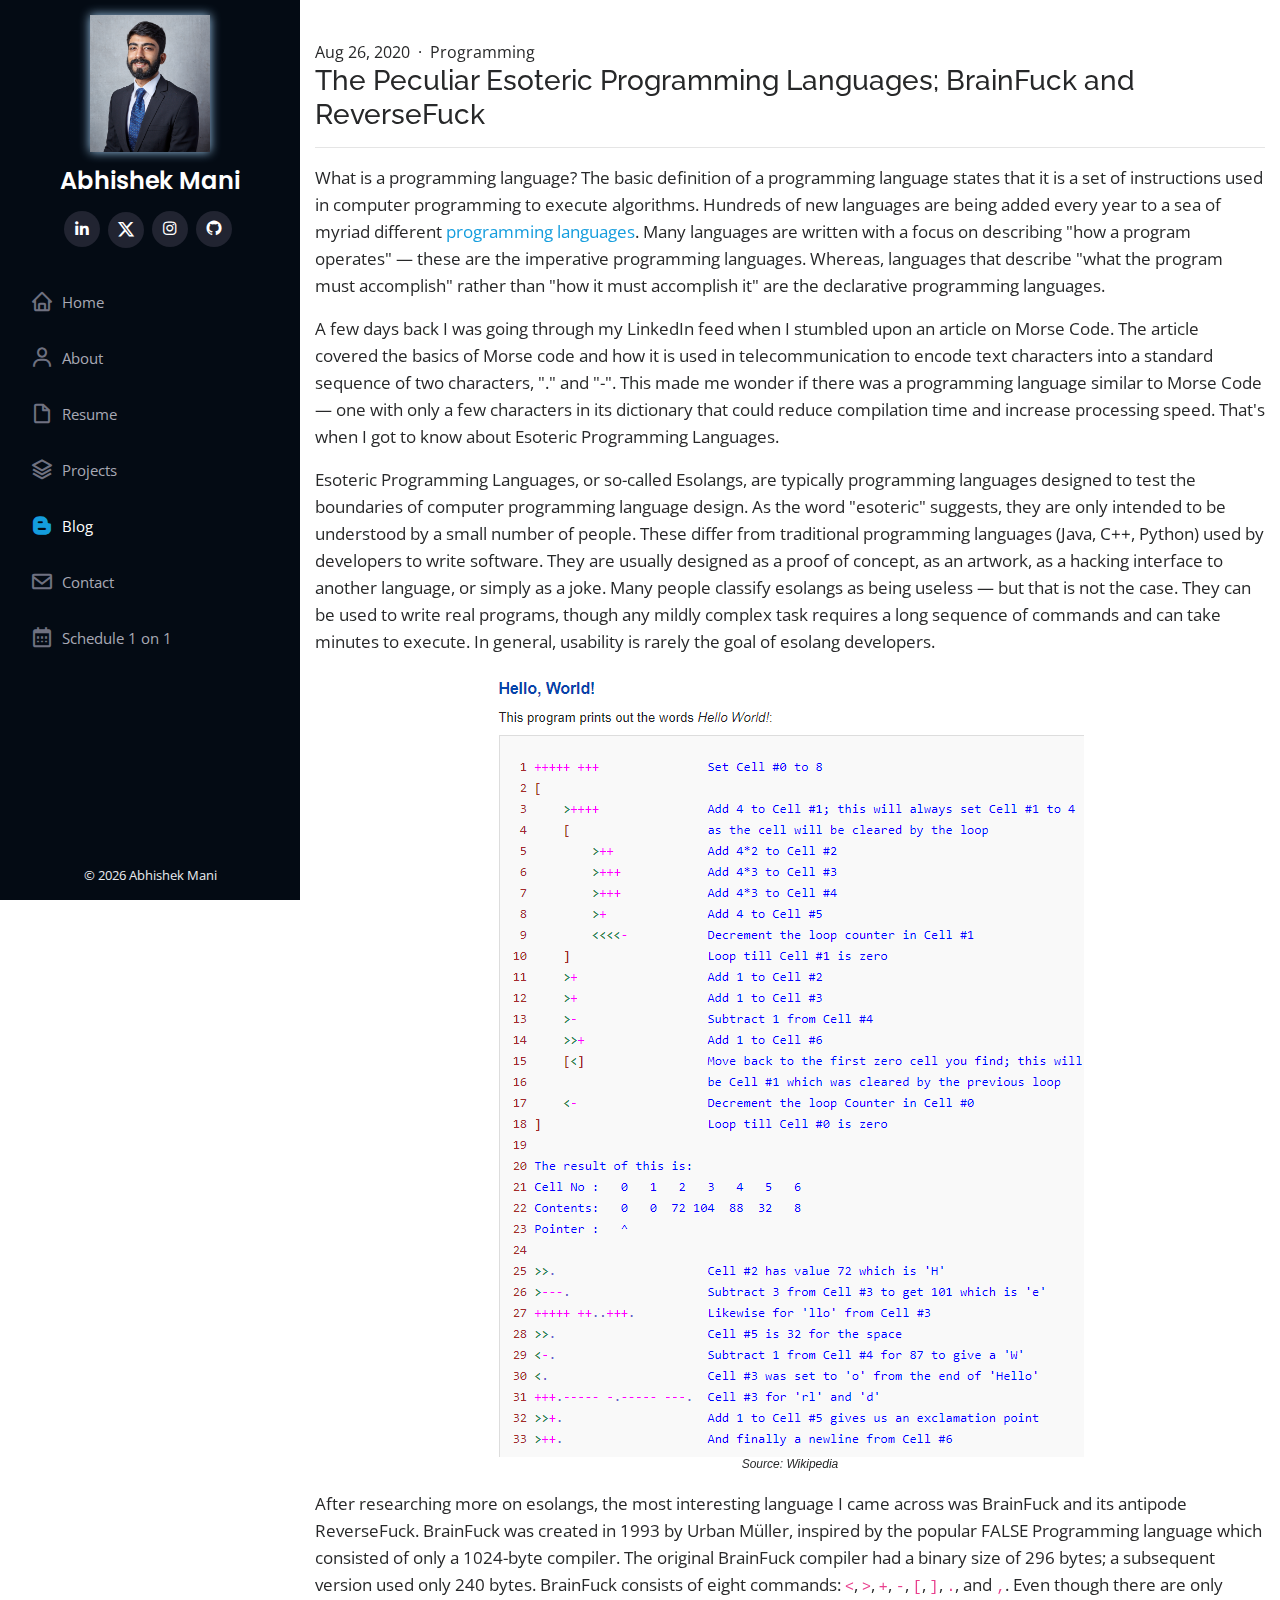
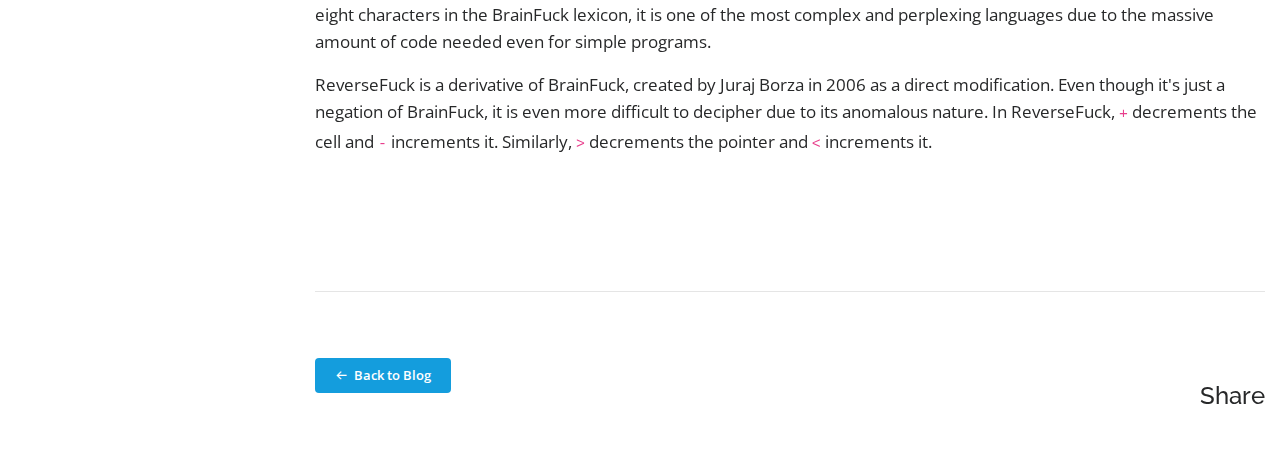
<file: blog/esoteric-programming-languages/index.html>
<!DOCTYPE html>
<html lang="en">

<head>
  <meta charset="utf-8">
  <meta content="width=device-width, initial-scale=1.0" name="viewport">

  <title>Abhishek Mani - The Peculiar Esoteric Programming Languages</title>
  <meta content="" name="description">
  <meta content="" name="keywords">

  <!-- Favicons -->
  <link href="../../assets/img/logo.png" rel="icon">
  <link href="../../assets/img/apple-touch-icon.png" rel="apple-touch-icon">

  <!-- Google Fonts -->
  <link href="https://fonts.googleapis.com/css?family=Open+Sans:300,300i,400,400i,600,600i,700,700i|Raleway:300,300i,400,400i,500,500i,600,600i,700,700i|Poppins:300,300i,400,400i,500,500i,600,600i,700,700i" rel="stylesheet">

  <!-- Vendor CSS Files -->
  <link href="../../assets/vendor/bootstrap/css/bootstrap.min.css" rel="stylesheet">
  <link href="../../assets/vendor/icofont/icofont.min.css" rel="stylesheet">
  <link href="../../assets/vendor/boxicons/css/boxicons.min.css" rel="stylesheet">
  <!-- Font Awesome (for X/Twitter icon) -->
  <link rel="stylesheet" href="https://cdnjs.cloudflare.com/ajax/libs/font-awesome/6.5.1/css/all.min.css">
  <link href="../../assets/vendor/venobox/venobox.css" rel="stylesheet">
  <link href="../../assets/vendor/owl.carousel/assets/owl.carousel.min.css" rel="stylesheet">
  <link href="../../assets/vendor/aos/aos.css" rel="stylesheet">

  <!-- Template Main CSS File -->
  <link href="../../assets/css/style.css" rel="stylesheet">

  <!-- Calendly -->
  <link href="https://assets.calendly.com/assets/external/widget.css" rel="stylesheet">
  <script src="https://assets.calendly.com/assets/external/widget.js" type="text/javascript" async></script>

  <!-- AddToAny share -->
  <script async src="https://static.addtoany.com/menu/page.js"></script>

  <!-- Google Analytics -->
  <script async src="https://www.googletagmanager.com/gtag/js?id=UA-176311706-1"></script>
  <script>
    window.dataLayer = window.dataLayer || [];
    function gtag(){dataLayer.push(arguments);}
    gtag('js', new Date());
    gtag('config', 'UA-176311706-1');
  </script>
</head>

<body>

  <!-- ======= Mobile nav toggle button ======= -->
  <button type="button" class="mobile-nav-toggle d-xl-none"><i class="icofont-navigation-menu"></i></button>

  <!-- ======= Header ======= -->
  <header id="header">
    <div class="d-flex flex-column">

      <div class="profile">
        <img src="../../assets/img/profile-img.jpeg" alt="" class="img-fluid">
        <h1 class="text-light"><a href="../../">Abhishek Mani</a></h1>
        <div class="social-links mt-3 text-center">
          <a href="https://www.linkedin.com/in/abhishek-mani-517663149/" target="_blank" rel="noopener noreferrer" class="linkedin"><i class="bx bxl-linkedin"></i></a>
          <a href="https://x.com/abhishek_mani13" target="_blank" rel="noopener noreferrer" class="x-twitter"><i class="fa-brands fa-x-twitter"></i></a>
          <a href="https://www.instagram.com/abhishek_mani/" target="_blank" rel="noopener noreferrer" class="instagram"><i class="bx bxl-instagram"></i></a>
          <a href="https://github.com/abhishekmani1996" target="_blank" rel="noopener noreferrer" class="github"><i class="bx bxl-github"></i></a>
        </div>
      </div>

      <nav class="nav-menu">
        <ul>
          <li><a href="../../"><i class="bx bx-home"></i> <span>Home</span></a></li>
          <li><a href="../../#about"><i class="bx bx-user"></i> <span>About</span></a></li>
          <li><a href="../../#resume"><i class="bx bx-file-blank"></i> <span>Resume</span></a></li>
          <li><a href="../../#projects"><i class="bx bx-layer"></i> <span>Projects</span></a></li>
          <li class="active"><a href="../../#blog"><i class="bx bxl-blogger"></i> <span>Blog</span></a></li>
          <li><a href="../../#contact"><i class="bx bx-envelope"></i> <span>Contact</span></a></li>
          <li><a href="https://calendly.com/abhishekmani" class="calendly-link"><i class="bx bx-calendar"></i> <span>Schedule 1 on 1</span></a></li>
        </ul>
      </nav><!-- .nav-menu -->
    </div>
  </header><!-- End Header -->

  <main id="main">
    <section id="blogg" class="blogg blogg-bg">
      <div class="container">
        <div class="borderr">

          <!-- Post Header -->
          <div class="post-header" data-aos="fade-up">
            <div class="post-date">Aug 26, 2020 &nbsp;·&nbsp; Programming</div>
            <h3>The Peculiar Esoteric Programming Languages; BrainFuck and ReverseFuck</h3>
          </div>

          <hr class="post-divider">

          <!-- Post Body -->
          <div class="blogg-item" data-aos="fade-up">
            <p>What is a programming language? The basic definition of a programming language states that it is a set of instructions used in computer programming to execute algorithms. Hundreds of new languages are being added every year to a sea of myriad different <a href="https://en.wikipedia.org/wiki/List_of_programming_languages" target="_blank" rel="noopener noreferrer">programming languages</a>. Many languages are written with a focus on describing "how a program operates" — these are the imperative programming languages. Whereas, languages that describe "what the program must accomplish" rather than "how it must accomplish it" are the declarative programming languages.</p>

            <p>A few days back I was going through my LinkedIn feed when I stumbled upon an article on Morse Code. The article covered the basics of Morse code and how it is used in telecommunication to encode text characters into a standard sequence of two characters, "." and "-". This made me wonder if there was a programming language similar to Morse Code — one with only a few characters in its dictionary that could reduce compilation time and increase processing speed. That's when I got to know about Esoteric Programming Languages.</p>

            <p>Esoteric Programming Languages, or so-called Esolangs, are typically programming languages designed to test the boundaries of computer programming language design. As the word "esoteric" suggests, they are only intended to be understood by a small number of people. These differ from traditional programming languages (Java, C++, Python) used by developers to write software. They are usually designed as a proof of concept, as an artwork, as a hacking interface to another language, or simply as a joke. Many people classify esolangs as being useless — but that is not the case. They can be used to write real programs, though any mildly complex task requires a long sequence of commands and can take minutes to execute. In general, usability is rarely the goal of esolang developers.</p>

            <div class="blogimage">
              <img src="../../assets/img/Blog1/helloworld.jpg" alt="Hello World in BrainFuck" class="img-fluid">
              <h6>Source: Wikipedia</h6>
            </div>

            <p>After researching more on esolangs, the most interesting language I came across was BrainFuck and its antipode ReverseFuck. BrainFuck was created in 1993 by Urban Müller, inspired by the popular FALSE Programming language which consisted of only a 1024-byte compiler. The original BrainFuck compiler had a binary size of 296 bytes; a subsequent version used only 240 bytes. BrainFuck consists of eight commands: <code>&lt;</code>, <code>&gt;</code>, <code>+</code>, <code>-</code>, <code>[</code>, <code>]</code>, <code>.</code>, and <code>,</code>. Even though there are only eight characters in the BrainFuck lexicon, it is one of the most complex and perplexing languages due to the massive amount of code needed even for simple programs.</p>

            <p>ReverseFuck is a derivative of BrainFuck, created by Juraj Borza in 2006 as a direct modification. Even though it's just a negation of BrainFuck, it is even more difficult to decipher due to its anomalous nature. In ReverseFuck, <code>+</code> decrements the cell and <code>-</code> increments it. Similarly, <code>&gt;</code> decrements the pointer and <code>&lt;</code> increments it.</p>
          </div>

          <div class="blogimage" data-aos="fade-up">
            <img src="../../assets/img/Blog1/bfrf.jpg" alt="BrainFuck vs ReverseFuck" class="img-fluid">
          </div>

          <hr class="post-divider">

          <!-- Footer row: back button + share -->
          <div class="row align-items-center" style="padding-top: 1.5rem; padding-bottom: 1rem;">
            <div class="col-auto">
              <a href="../../#blog" style="display:inline-flex; align-items:center; gap:6px; background:#149ddd; color:#fff; padding:8px 20px; border-radius:4px; font-size:13px; font-weight:600; text-decoration:none; transition:background 0.3s;">
                <i class="bx bx-arrow-back"></i> Back to Blog
              </a>
            </div>
            <div class="col text-right">
              <div class="sharing">
                <h4>Share</h4>
                <div class="a2a_kit a2a_kit_size_32 a2a_default_style" data-a2a-title="Abhishek Mani - Blog">
                  <a class="a2a_button_facebook"></a>
                  <a class="a2a_button_twitter"></a>
                  <a class="a2a_button_whatsapp"></a>
                  <a class="a2a_button_linkedin"></a>
                </div>
              </div>
            </div>
          </div>

        </div>
      </div>
    </section><!-- End blog Section -->
  </main>

  <!-- Copyright Footer -->
  <footer id="footer">
    <div class="container">
      <div class="credits">
        <a>© 2026 Abhishek Mani</a>
      </div>
    </div>
  </footer>
  <!-- End Footer -->

  <a href="#" class="back-to-top"><i class="icofont-simple-up"></i></a>

  <!-- Vendor JS Files -->
  <script src="../../assets/vendor/jquery/jquery.min.js"></script>
  <script src="../../assets/vendor/bootstrap/js/bootstrap.bundle.min.js"></script>
  <script src="../../assets/vendor/jquery.easing/jquery.easing.min.js"></script>
  <script src="../../assets/vendor/php-email-form/validate.js"></script>
  <script src="../../assets/vendor/waypoints/jquery.waypoints.min.js"></script>
  <script src="../../assets/vendor/counterup/counterup.min.js"></script>
  <script src="../../assets/vendor/isotope-layout/isotope.pkgd.min.js"></script>
  <script src="../../assets/vendor/venobox/venobox.min.js"></script>
  <script src="../../assets/vendor/owl.carousel/owl.carousel.min.js"></script>
  <script src="../../assets/vendor/typed.js/typed.min.js"></script>
  <script src="../../assets/vendor/aos/aos.js"></script>

  <!-- Template Main JS File -->
  <script src="../../assets/js/main.js"></script>

</body>

</html>
</file>
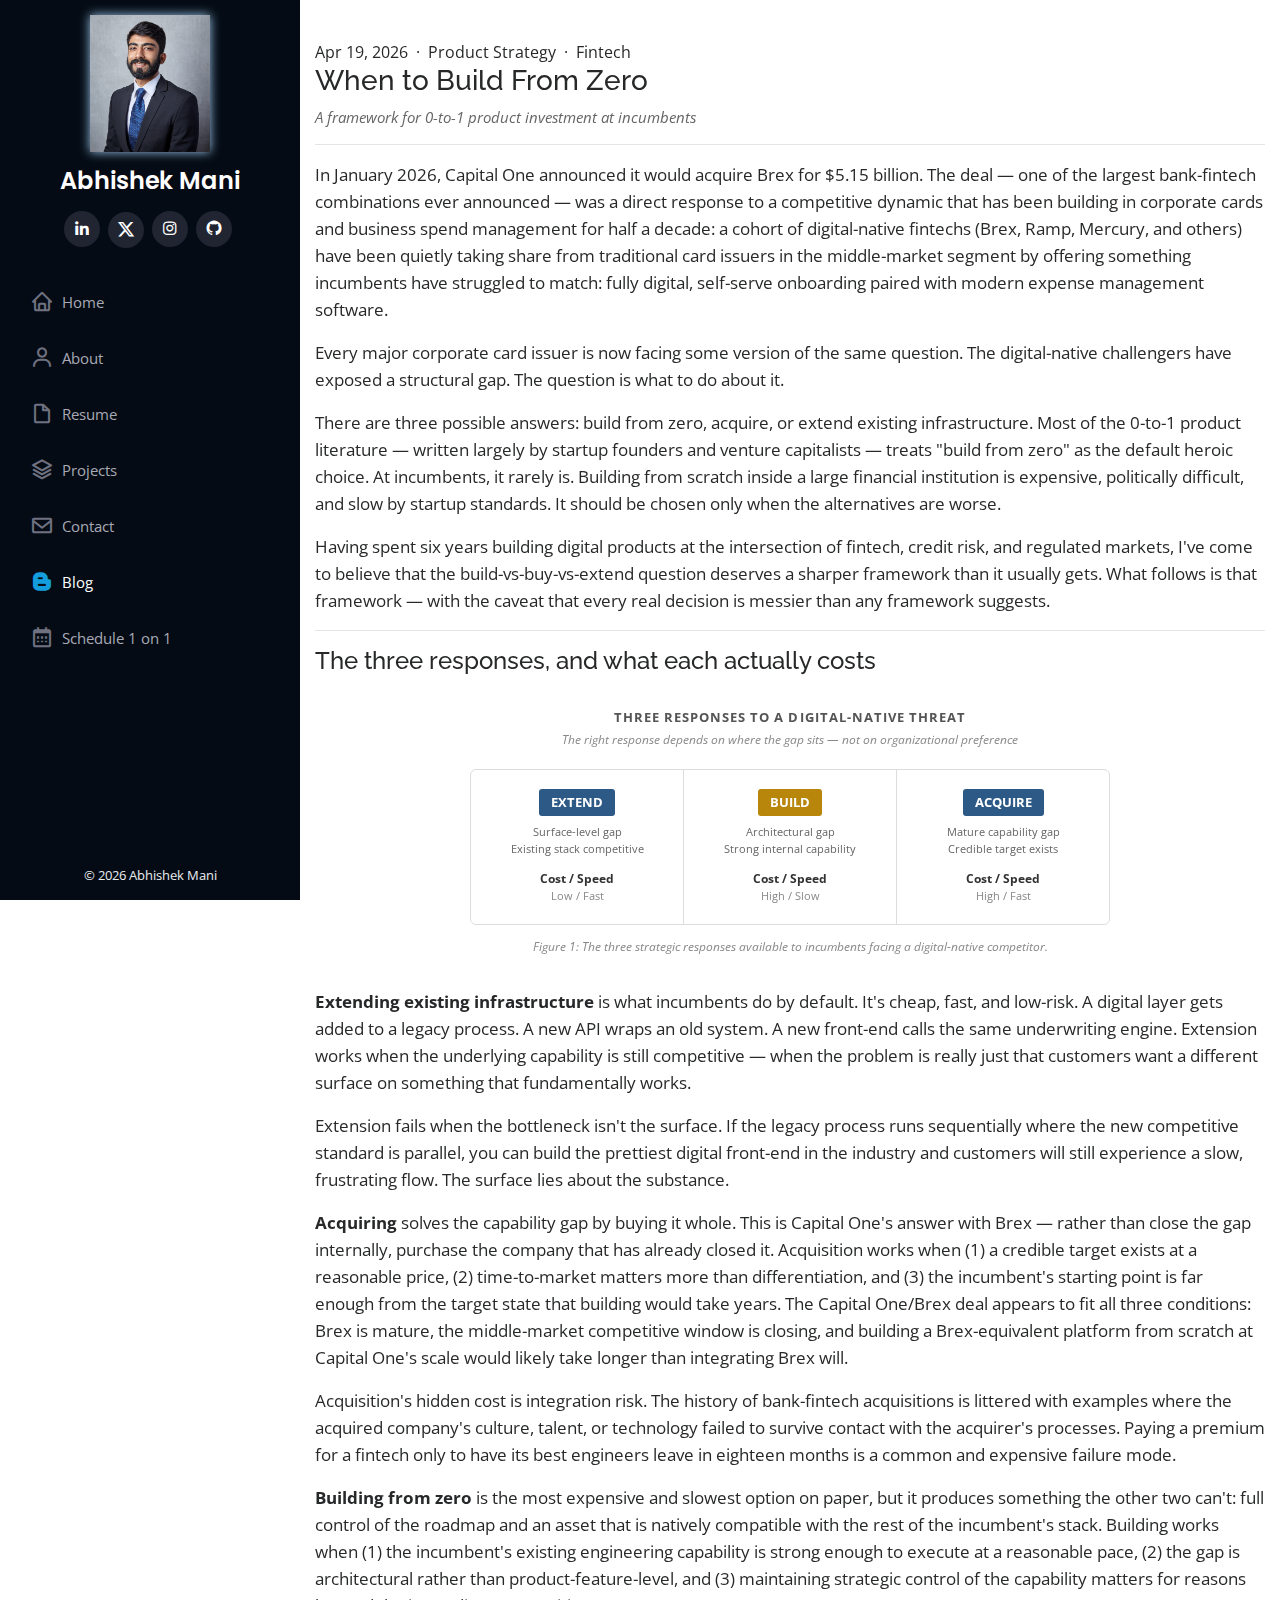
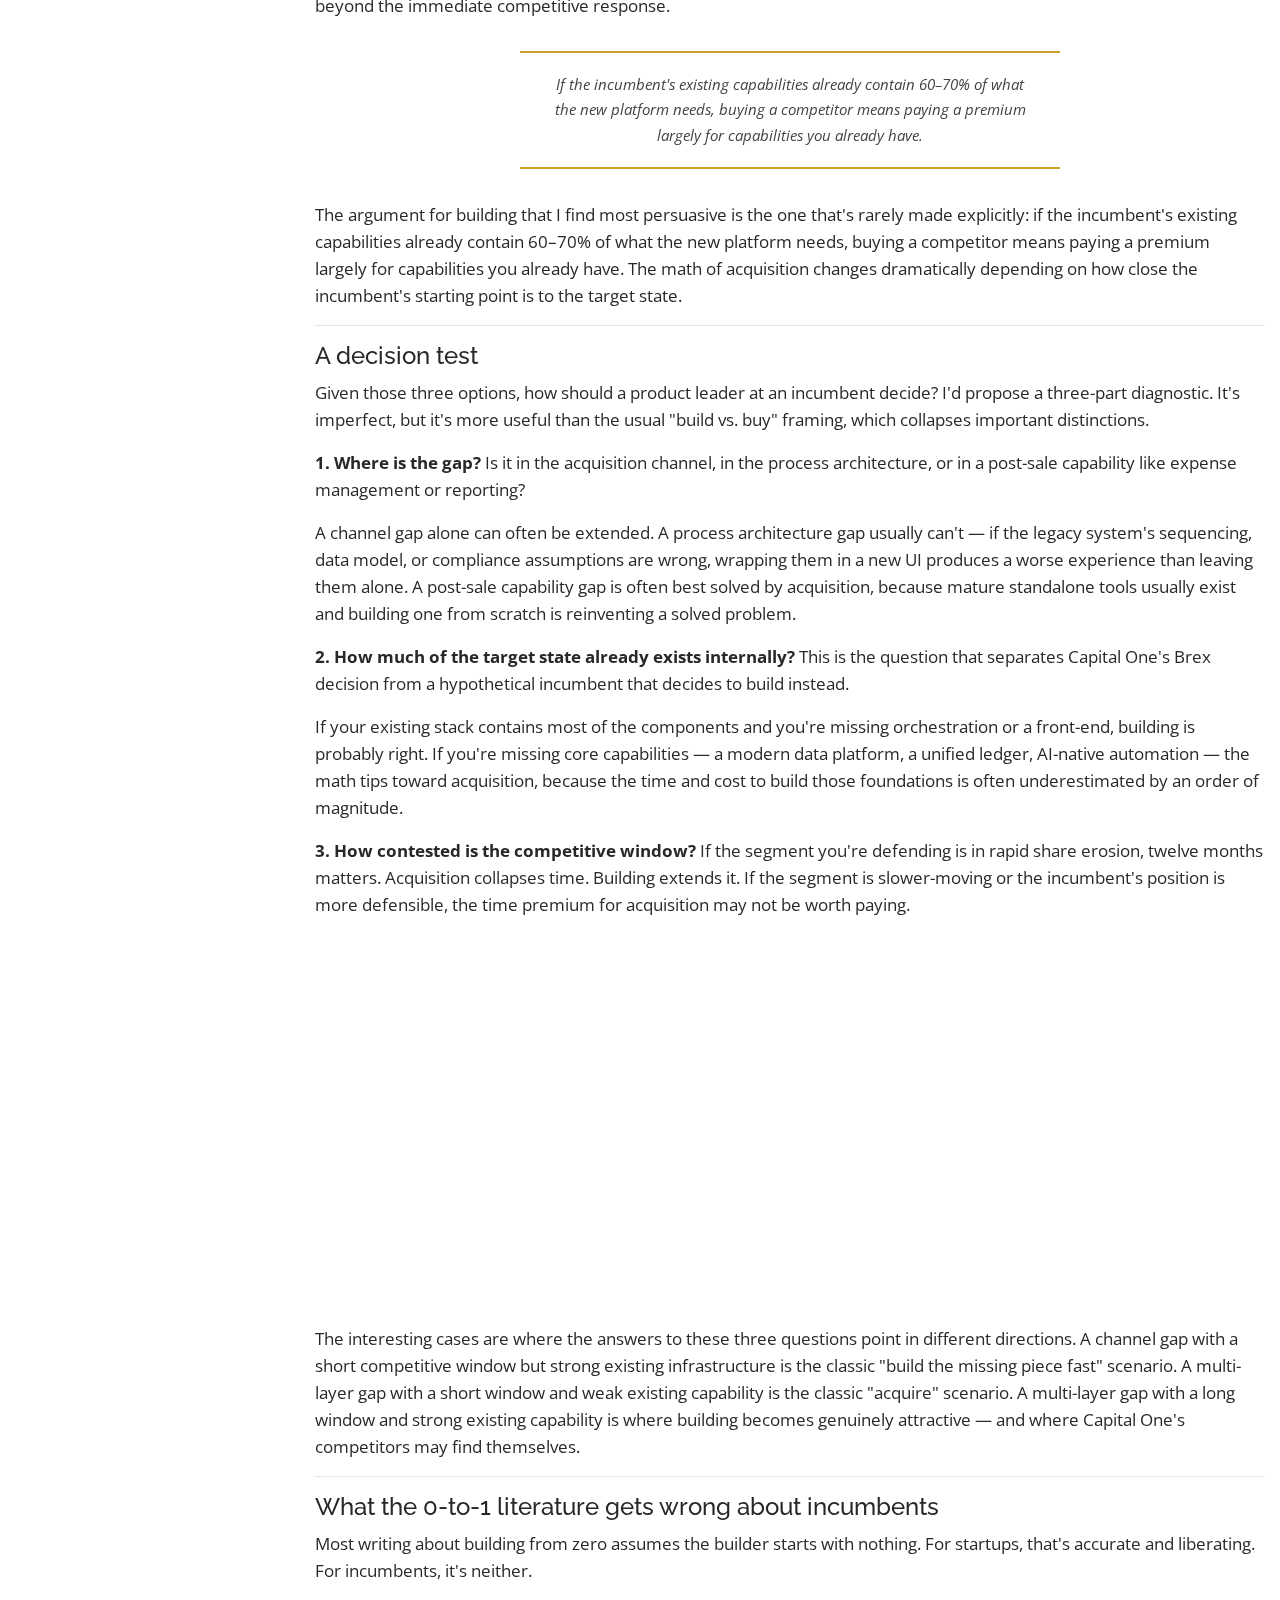
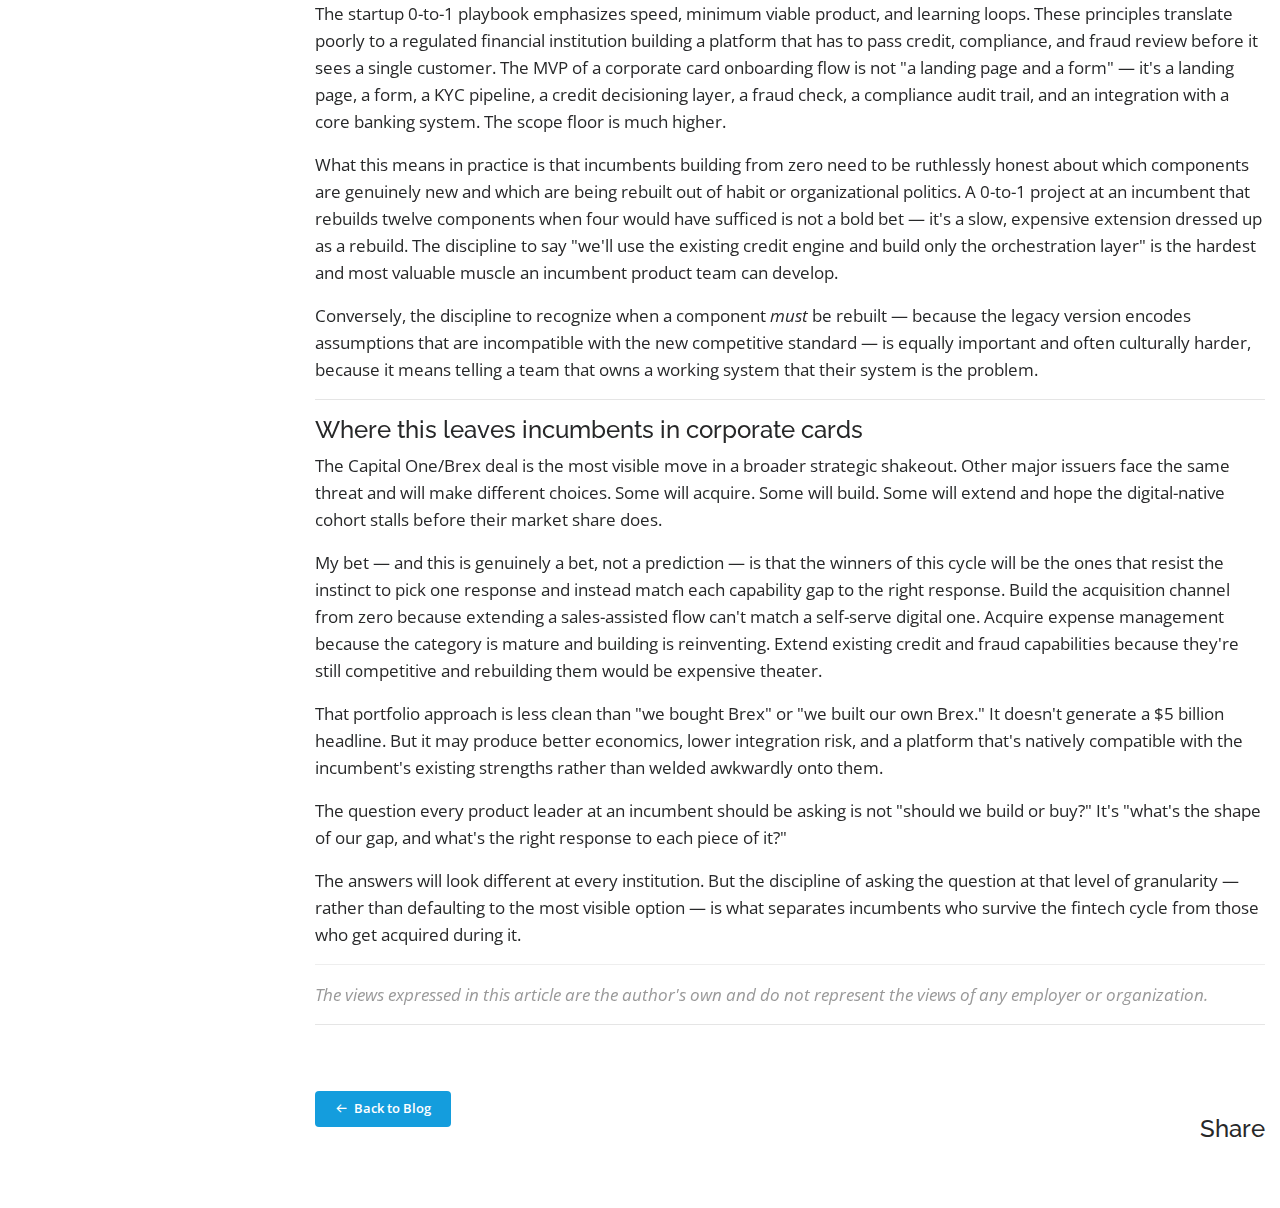
<file: blog/when-to-build-from-zero/index.html>
<!DOCTYPE html>
<html lang="en">

<head>
  <meta charset="utf-8">
  <meta content="width=device-width, initial-scale=1.0" name="viewport">

  <title>Abhishek Mani - When to Build From Zero</title>
  <meta content="A framework for 0-to-1 product investment at incumbents" name="description">
  <meta content="product management, fintech, build vs buy, 0-to-1, incumbents, corporate cards" name="keywords">

  <!-- Favicons -->
  <link href="../../assets/img/logo.png" rel="icon">
  <link href="#" rel="apple-touch-icon">

  <!-- Google Fonts -->
  <link href="https://fonts.googleapis.com/css?family=Open+Sans:300,300i,400,400i,600,600i,700,700i|Raleway:300,300i,400,400i,500,500i,600,600i,700,700i|Poppins:300,300i,400,400i,500,500i,600,600i,700,700i" rel="stylesheet">

  <!-- Vendor CSS Files -->
  <link href="../../assets/vendor/bootstrap/css/bootstrap.min.css" rel="stylesheet">
  <link href="../../assets/vendor/icofont/icofont.min.css" rel="stylesheet">
  <link href="../../assets/vendor/boxicons/css/boxicons.min.css" rel="stylesheet">
  <!-- Font Awesome (for X/Twitter icon) -->
  <link rel="stylesheet" href="https://cdnjs.cloudflare.com/ajax/libs/font-awesome/6.5.1/css/all.min.css">
  <link href="../../assets/vendor/venobox/venobox.css" rel="stylesheet">
  <link href="../../assets/vendor/owl.carousel/assets/owl.carousel.min.css" rel="stylesheet">
  <link href="../../assets/vendor/aos/aos.css" rel="stylesheet">

  <!-- Template Main CSS File -->
  <link href="../../assets/css/style.css" rel="stylesheet">

  <!-- Calendly -->
  <link href="https://assets.calendly.com/assets/external/widget.css" rel="stylesheet">
  <script src="https://assets.calendly.com/assets/external/widget.js" type="text/javascript" async></script>

  <!-- AddToAny share -->
  <script async src="https://static.addtoany.com/menu/page.js"></script>

  <!-- Google Analytics -->
  <script async src="https://www.googletagmanager.com/gtag/js?id=UA-176311706-1"></script>
  <script>
    window.dataLayer = window.dataLayer || [];
    function gtag(){dataLayer.push(arguments);}
    gtag('js', new Date());
    gtag('config', 'UA-176311706-1');
  </script>

  <style>
    /* ── Framework diagrams ── */
    .framework-diagram {
      margin: 2rem 0;
      text-align: center;
    }
    .framework-diagram .diagram-title {
      font-size: 13px;
      font-weight: 700;
      text-transform: uppercase;
      letter-spacing: 0.08em;
      color: #555;
      margin-bottom: 4px;
    }
    .framework-diagram .diagram-subtitle {
      font-size: 12px;
      color: #888;
      margin-bottom: 1.2rem;
      font-style: italic;
    }
    .framework-diagram figcaption {
      font-size: 12px;
      color: #888;
      font-style: italic;
      margin-top: 0.8rem;
    }

    /* Three-column response diagram */
    .three-responses {
      display: flex;
      justify-content: center;
      gap: 0;
      border: 1px solid #ddd;
      border-radius: 6px;
      overflow: hidden;
      max-width: 640px;
      margin: 0 auto;
    }
    .three-responses .resp-col {
      flex: 1;
      padding: 1.2rem 1rem;
      border-right: 1px solid #ddd;
      text-align: center;
    }
    .three-responses .resp-col:last-child { border-right: none; }
    .three-responses .resp-label {
      font-size: 13px;
      font-weight: 700;
      color: #fff;
      padding: 4px 12px;
      border-radius: 3px;
      display: inline-block;
      margin-bottom: 0.5rem;
    }
    .resp-col.extend .resp-label  { background: #2d5986; }
    .resp-col.build  .resp-label  { background: #b8860b; }
    .resp-col.acquire .resp-label { background: #2d5986; }
    .three-responses .resp-condition {
      font-size: 11px;
      color: #666;
      line-height: 1.5;
      margin-bottom: 0.8rem;
    }
    .three-responses .resp-cost { font-size: 11px; color: #888; }
    .three-responses .resp-cost strong { display: block; font-size: 12px; color: #333; }

    /* 2×2 decision matrix */
    .decision-matrix { max-width: 580px; margin: 0 auto; position: relative; }
    .decision-matrix .axis-label-x {
      text-align: center;
      font-size: 11px;
      color: #666;
      margin-top: 6px;
      font-style: italic;
    }
    .matrix-grid {
      display: grid;
      grid-template-columns: 1fr 1fr;
      grid-template-rows: 1fr 1fr;
      border: 1px solid #ccc;
      border-radius: 4px;
      overflow: hidden;
    }
    .matrix-cell {
      padding: 1.4rem 1rem;
      text-align: center;
      border-right: 1px solid #ccc;
      border-bottom: 1px solid #ccc;
    }
    .matrix-cell:nth-child(2) { border-right: none; }
    .matrix-cell:nth-child(4) { border-right: none; border-bottom: none; }
    .matrix-cell:nth-child(3) { border-bottom: none; }
    .matrix-cell.highlight    { background: #fffdf0; }
    .matrix-cell .cell-action {
      font-size: 15px;
      font-weight: 700;
      color: #2d5986;
      display: block;
      margin-bottom: 2px;
    }
    .matrix-cell .cell-sub  { font-size: 11px; color: #888; font-style: italic; }
    .matrix-label-high      { font-size: 10px; color: #999; margin-bottom: 4px; display: block; }
    .matrix-label-low       { font-size: 10px; color: #999; margin-top: 4px; display: block; }

    /* Pull quote */
    .pull-quote {
      border-left: none;
      border-top: 2px solid #c9a227;
      border-bottom: 2px solid #c9a227;
      padding: 1.2rem 1.5rem;
      margin: 2rem auto;
      max-width: 540px;
      text-align: center;
      color: #444;
      font-style: italic;
      font-size: 15px;
      line-height: 1.7;
    }

    /* Disclaimer */
    .disclaimer {
      font-size: 12px;
      color: #999;
      font-style: italic;
      border-top: 1px solid #eee;
      padding-top: 1rem;
      margin-top: 0.5rem;
    }
  </style>
</head>

<body>

  <!-- ======= Mobile nav toggle button ======= -->
  <button type="button" class="mobile-nav-toggle d-xl-none"><i class="icofont-navigation-menu"></i></button>

  <!-- ======= Header ======= -->
  <header id="header">
    <div class="d-flex flex-column">

      <div class="profile">
        <img src="../../assets/img/profile-img.jpeg" alt="" class="img-fluid">
        <h1 class="text-light"><a href="../../">Abhishek Mani</a></h1>
        <div class="social-links mt-3 text-center">
          <a href="https://www.linkedin.com/in/abhishek-mani-517663149/" target="_blank" class="linkedin"><i class="bx bxl-linkedin"></i></a>
          <a href="https://x.com/abhishek_mani13" target="_blank" class="x-twitter"><i class="fa-brands fa-x-twitter"></i></a>
          <a href="https://www.instagram.com/abhishek_mani/" target="_blank" class="instagram"><i class="bx bxl-instagram"></i></a>
          <a href="https://github.com/abhishekmani1996" target="_blank" class="github"><i class="bx bxl-github"></i></a>
        </div>
      </div>

      <nav class="nav-menu">
        <ul>
          <li><a href="../../"><i class="bx bx-home"></i> <span>Home</span></a></li>
          <li><a href="../../#about"><i class="bx bx-user"></i> <span>About</span></a></li>
          <li><a href="../../#resume"><i class="bx bx-file-blank"></i> <span>Resume</span></a></li>
          <li><a href="../../#projects"><i class="bx bx-layer"></i> <span>Projects</span></a></li>
          <li><a href="../../#contact"><i class="bx bx-envelope"></i> <span>Contact</span></a></li>
          <li class="active"><a href="../"><i class="bx bxl-blogger"></i> <span>Blog</span></a></li>
          <li><a href="" onclick="Calendly.initPopupWidget({url: 'https://calendly.com/abhishekmani'});return false;"><i class="bx bx-calendar"></i> <span>Schedule 1 on 1</span></a></li>
        </ul>
      </nav><!-- .nav-menu -->
      <button type="button" class="mobile-nav-toggle d-xl-none"><i class="icofont-navigation-menu"></i></button>
    </div>
  </header><!-- End Header -->

  <main id="main">
    <section id="blogg" class="blogg blogg-bg">
      <div class="container">
        <div class="borderr">

          <!-- Post Header -->
          <div class="post-header" data-aos="fade-up">
            <div class="post-date">Apr 19, 2026 &nbsp;·&nbsp; Product Strategy &nbsp;·&nbsp; Fintech</div>
            <h3>When to Build From Zero</h3>
            <p style="font-size:15px; color:#666; margin-top:0.4rem; font-style:italic;">A framework for 0-to-1 product investment at incumbents</p>
          </div>

          <hr class="post-divider">

          <!-- Post Body -->
          <div class="blogg-item" data-aos="fade-up">

            <p>In January 2026, Capital One announced it would acquire Brex for $5.15 billion. The deal — one of the largest bank-fintech combinations ever announced — was a direct response to a competitive dynamic that has been building in corporate cards and business spend management for half a decade: a cohort of digital-native fintechs (Brex, Ramp, Mercury, and others) have been quietly taking share from traditional card issuers in the middle-market segment by offering something incumbents have struggled to match: fully digital, self-serve onboarding paired with modern expense management software.</p>

            <p>Every major corporate card issuer is now facing some version of the same question. The digital-native challengers have exposed a structural gap. The question is what to do about it.</p>

            <p>There are three possible answers: build from zero, acquire, or extend existing infrastructure. Most of the 0-to-1 product literature — written largely by startup founders and venture capitalists — treats "build from zero" as the default heroic choice. At incumbents, it rarely is. Building from scratch inside a large financial institution is expensive, politically difficult, and slow by startup standards. It should be chosen only when the alternatives are worse.</p>

            <p>Having spent six years building digital products at the intersection of fintech, credit risk, and regulated markets, I've come to believe that the build-vs-buy-vs-extend question deserves a sharper framework than it usually gets. What follows is that framework — with the caveat that every real decision is messier than any framework suggests.</p>

            <hr class="post-divider">

            <h4>The three responses, and what each actually costs</h4>

            <!-- Figure 1: Three Responses Diagram -->
            <figure class="framework-diagram" data-aos="fade-up">
              <div class="diagram-title">Three Responses to a Digital-Native Threat</div>
              <div class="diagram-subtitle">The right response depends on where the gap sits — not on organizational preference</div>
              <div class="three-responses">
                <div class="resp-col extend">
                  <span class="resp-label">EXTEND</span>
                  <div class="resp-condition">Surface-level gap<br>Existing stack competitive</div>
                  <div class="resp-cost"><strong>Cost / Speed</strong>Low / Fast</div>
                </div>
                <div class="resp-col build">
                  <span class="resp-label">BUILD</span>
                  <div class="resp-condition">Architectural gap<br>Strong internal capability</div>
                  <div class="resp-cost"><strong>Cost / Speed</strong>High / Slow</div>
                </div>
                <div class="resp-col acquire">
                  <span class="resp-label">ACQUIRE</span>
                  <div class="resp-condition">Mature capability gap<br>Credible target exists</div>
                  <div class="resp-cost"><strong>Cost / Speed</strong>High / Fast</div>
                </div>
              </div>
              <figcaption>Figure 1: The three strategic responses available to incumbents facing a digital-native competitor.</figcaption>
            </figure>

            <p><strong>Extending existing infrastructure</strong> is what incumbents do by default. It's cheap, fast, and low-risk. A digital layer gets added to a legacy process. A new API wraps an old system. A new front-end calls the same underwriting engine. Extension works when the underlying capability is still competitive — when the problem is really just that customers want a different surface on something that fundamentally works.</p>

            <p>Extension fails when the bottleneck isn't the surface. If the legacy process runs sequentially where the new competitive standard is parallel, you can build the prettiest digital front-end in the industry and customers will still experience a slow, frustrating flow. The surface lies about the substance.</p>

            <p><strong>Acquiring</strong> solves the capability gap by buying it whole. This is Capital One's answer with Brex — rather than close the gap internally, purchase the company that has already closed it. Acquisition works when (1) a credible target exists at a reasonable price, (2) time-to-market matters more than differentiation, and (3) the incumbent's starting point is far enough from the target state that building would take years. The Capital One/Brex deal appears to fit all three conditions: Brex is mature, the middle-market competitive window is closing, and building a Brex-equivalent platform from scratch at Capital One's scale would likely take longer than integrating Brex will.</p>

            <p>Acquisition's hidden cost is integration risk. The history of bank-fintech acquisitions is littered with examples where the acquired company's culture, talent, or technology failed to survive contact with the acquirer's processes. Paying a premium for a fintech only to have its best engineers leave in eighteen months is a common and expensive failure mode.</p>

            <p><strong>Building from zero</strong> is the most expensive and slowest option on paper, but it produces something the other two can't: full control of the roadmap and an asset that is natively compatible with the rest of the incumbent's stack. Building works when (1) the incumbent's existing engineering capability is strong enough to execute at a reasonable pace, (2) the gap is architectural rather than product-feature-level, and (3) maintaining strategic control of the capability matters for reasons beyond the immediate competitive response.</p>

            <div class="pull-quote">
              If the incumbent's existing capabilities already contain 60–70% of what the new platform needs, buying a competitor means paying a premium largely for capabilities you already have.
            </div>

            <p>The argument for building that I find most persuasive is the one that's rarely made explicitly: if the incumbent's existing capabilities already contain 60–70% of what the new platform needs, buying a competitor means paying a premium largely for capabilities you already have. The math of acquisition changes dramatically depending on how close the incumbent's starting point is to the target state.</p>

            <hr class="post-divider">

            <h4>A decision test</h4>

            <p>Given those three options, how should a product leader at an incumbent decide? I'd propose a three-part diagnostic. It's imperfect, but it's more useful than the usual "build vs. buy" framing, which collapses important distinctions.</p>

            <p><strong>1. Where is the gap?</strong> Is it in the acquisition channel, in the process architecture, or in a post-sale capability like expense management or reporting?</p>

            <p>A channel gap alone can often be extended. A process architecture gap usually can't — if the legacy system's sequencing, data model, or compliance assumptions are wrong, wrapping them in a new UI produces a worse experience than leaving them alone. A post-sale capability gap is often best solved by acquisition, because mature standalone tools usually exist and building one from scratch is reinventing a solved problem.</p>

            <p><strong>2. How much of the target state already exists internally?</strong> This is the question that separates Capital One's Brex decision from a hypothetical incumbent that decides to build instead.</p>

            <p>If your existing stack contains most of the components and you're missing orchestration or a front-end, building is probably right. If you're missing core capabilities — a modern data platform, a unified ledger, AI-native automation — the math tips toward acquisition, because the time and cost to build those foundations is often underestimated by an order of magnitude.</p>

            <p><strong>3. How contested is the competitive window?</strong> If the segment you're defending is in rapid share erosion, twelve months matters. Acquisition collapses time. Building extends it. If the segment is slower-moving or the incumbent's position is more defensible, the time premium for acquisition may not be worth paying.</p>

            <!-- Figure 2: Decision Matrix -->
            <figure class="framework-diagram" data-aos="fade-up">
              <div class="diagram-title">Build-vs-Buy Decision Matrix</div>
              <div class="diagram-subtitle">Existing Capability Baseline × Competitive Window Urgency</div>
              <div class="decision-matrix">
                <div class="matrix-grid">
                  <div class="matrix-cell highlight">
                    <span class="matrix-label-high">↑ High Capability</span>
                    <span class="cell-action">BUILD</span>
                    <span class="cell-sub">Methodically</span>
                  </div>
                  <div class="matrix-cell highlight">
                    <span class="matrix-label-high">&nbsp;</span>
                    <span class="cell-action">BUILD</span>
                    <span class="cell-sub">Aggressively</span>
                  </div>
                  <div class="matrix-cell">
                    <span class="cell-action" style="color:#555;">EXTEND</span>
                    <span class="cell-sub">or Partner</span>
                    <span class="matrix-label-low">↓ Low Capability</span>
                  </div>
                  <div class="matrix-cell">
                    <span class="cell-action" style="color:#555;">ACQUIRE</span>
                    <span class="cell-sub">Time is the constraint</span>
                    <span class="matrix-label-low">&nbsp;</span>
                  </div>
                </div>
                <div class="axis-label-x">Competitive Window Urgency →</div>
              </div>
              <figcaption>Figure 2: Mapping the decision along two axes — existing capability baseline and competitive window urgency.</figcaption>
            </figure>

            <p>The interesting cases are where the answers to these three questions point in different directions. A channel gap with a short competitive window but strong existing infrastructure is the classic "build the missing piece fast" scenario. A multi-layer gap with a short window and weak existing capability is the classic "acquire" scenario. A multi-layer gap with a long window and strong existing capability is where building becomes genuinely attractive — and where Capital One's competitors may find themselves.</p>

            <hr class="post-divider">

            <h4>What the 0-to-1 literature gets wrong about incumbents</h4>

            <p>Most writing about building from zero assumes the builder starts with nothing. For startups, that's accurate and liberating. For incumbents, it's neither.</p>

            <p>The startup 0-to-1 playbook emphasizes speed, minimum viable product, and learning loops. These principles translate poorly to a regulated financial institution building a platform that has to pass credit, compliance, and fraud review before it sees a single customer. The MVP of a corporate card onboarding flow is not "a landing page and a form" — it's a landing page, a form, a KYC pipeline, a credit decisioning layer, a fraud check, a compliance audit trail, and an integration with a core banking system. The scope floor is much higher.</p>

            <p>What this means in practice is that incumbents building from zero need to be ruthlessly honest about which components are genuinely new and which are being rebuilt out of habit or organizational politics. A 0-to-1 project at an incumbent that rebuilds twelve components when four would have sufficed is not a bold bet — it's a slow, expensive extension dressed up as a rebuild. The discipline to say "we'll use the existing credit engine and build only the orchestration layer" is the hardest and most valuable muscle an incumbent product team can develop.</p>

            <p>Conversely, the discipline to recognize when a component <em>must</em> be rebuilt — because the legacy version encodes assumptions that are incompatible with the new competitive standard — is equally important and often culturally harder, because it means telling a team that owns a working system that their system is the problem.</p>

            <hr class="post-divider">

            <h4>Where this leaves incumbents in corporate cards</h4>

            <p>The Capital One/Brex deal is the most visible move in a broader strategic shakeout. Other major issuers face the same threat and will make different choices. Some will acquire. Some will build. Some will extend and hope the digital-native cohort stalls before their market share does.</p>

            <p>My bet — and this is genuinely a bet, not a prediction — is that the winners of this cycle will be the ones that resist the instinct to pick one response and instead match each capability gap to the right response. Build the acquisition channel from zero because extending a sales-assisted flow can't match a self-serve digital one. Acquire expense management because the category is mature and building is reinventing. Extend existing credit and fraud capabilities because they're still competitive and rebuilding them would be expensive theater.</p>

            <p>That portfolio approach is less clean than "we bought Brex" or "we built our own Brex." It doesn't generate a $5 billion headline. But it may produce better economics, lower integration risk, and a platform that's natively compatible with the incumbent's existing strengths rather than welded awkwardly onto them.</p>

            <p>The question every product leader at an incumbent should be asking is not "should we build or buy?" It's "what's the shape of our gap, and what's the right response to each piece of it?"</p>

            <p>The answers will look different at every institution. But the discipline of asking the question at that level of granularity — rather than defaulting to the most visible option — is what separates incumbents who survive the fintech cycle from those who get acquired during it.</p>

            <p class="disclaimer">The views expressed in this article are the author's own and do not represent the views of any employer or organization.</p>

          </div>

          <hr class="post-divider">

          <!-- Footer row: back button + share -->
          <div class="row align-items-center" style="padding-top: 1.5rem; padding-bottom: 1rem;">
            <div class="col-auto">
              <a href="../" style="display:inline-flex; align-items:center; gap:6px; background:#149ddd; color:#fff; padding:8px 20px; border-radius:4px; font-size:13px; font-weight:600; text-decoration:none; transition:background 0.3s;">
                <i class="bx bx-arrow-back"></i> Back to Blog
              </a>
            </div>
            <div class="col text-right">
              <div class="sharing">
                <h4>Share</h4>
                <div class="a2a_kit a2a_kit_size_32 a2a_default_style" data-a2a-title="Abhishek Mani - Blog">
                  <a class="a2a_button_facebook"></a>
                  <a class="a2a_button_twitter"></a>
                  <a class="a2a_button_whatsapp"></a>
                  <a class="a2a_button_linkedin"></a>
                </div>
              </div>
            </div>
          </div>

        </div>
      </div>
    </section><!-- End blog Section -->
  </main>

  <!-- Copyright Footer -->
  <footer id="footer">
    <div class="container">
      <div class="credits">
        <a>© 2026 Abhishek Mani</a>
      </div>
    </div>
  </footer>
  <!-- End Footer -->

  <a href="#" class="back-to-top"><i class="icofont-simple-up"></i></a>

  <!-- Vendor JS Files -->
  <script src="../../assets/vendor/jquery/jquery.min.js"></script>
  <script src="../../assets/vendor/bootstrap/js/bootstrap.bundle.min.js"></script>
  <script src="../../assets/vendor/jquery.easing/jquery.easing.min.js"></script>
  <script src="../../assets/vendor/php-email-form/validate.js"></script>
  <script src="../../assets/vendor/waypoints/jquery.waypoints.min.js"></script>
  <script src="../../assets/vendor/counterup/counterup.min.js"></script>
  <script src="../../assets/vendor/isotope-layout/isotope.pkgd.min.js"></script>
  <script src="../../assets/vendor/venobox/venobox.min.js"></script>
  <script src="../../assets/vendor/owl.carousel/owl.carousel.min.js"></script>
  <script src="../../assets/vendor/typed.js/typed.min.js"></script>
  <script src="../../assets/vendor/aos/aos.js"></script>

  <!-- Template Main JS File -->
  <script src="../../assets/js/main.js"></script>

</body>

</html>
</file>
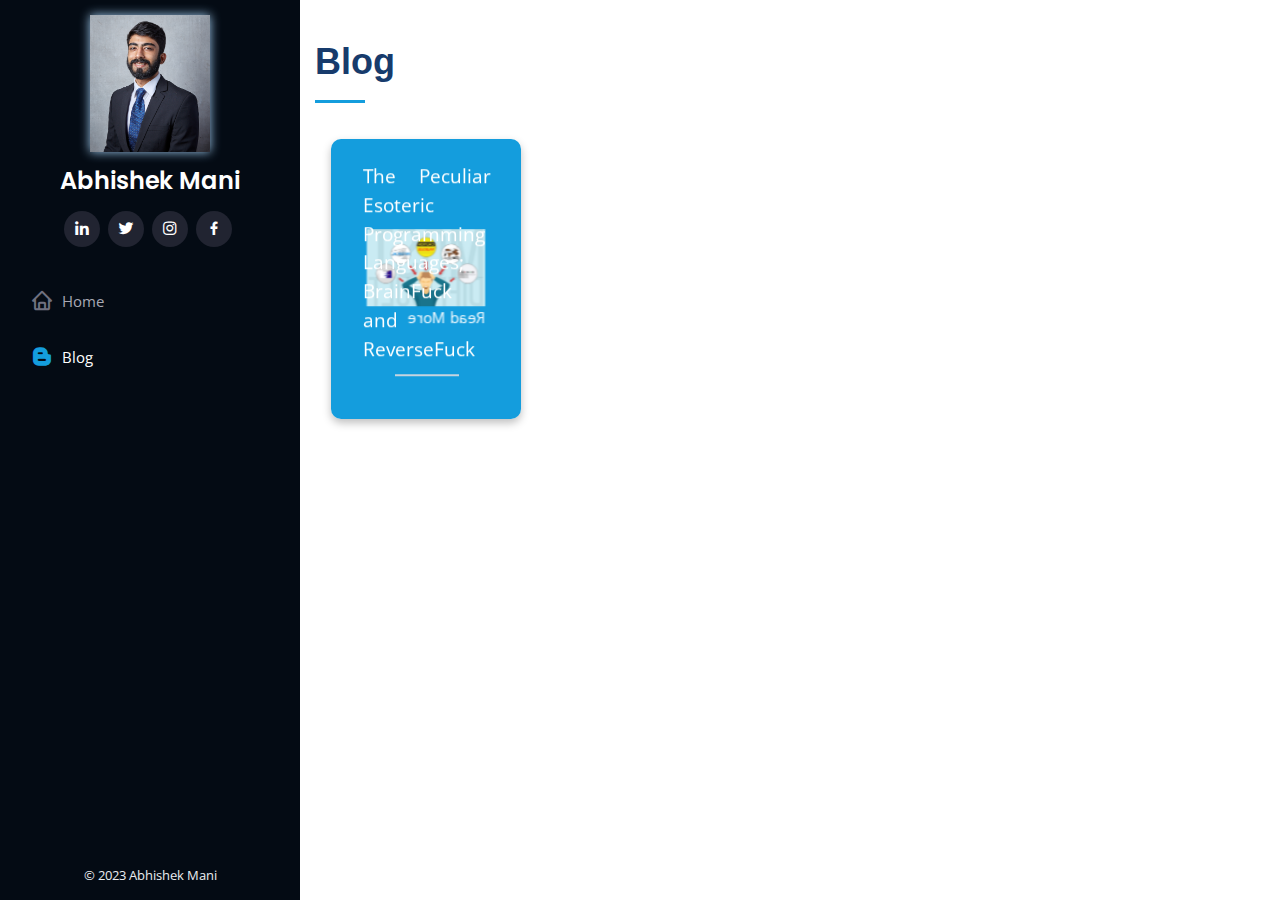
<file: blog.html>
<!DOCTYPE html>
<html lang="en">

<head>
  <meta charset="utf-8">
  <meta content="width=device-width, initial-scale=1.0" name="viewport">

  <title>Abhishek Mani - Blog</title>
  <meta content="" name="descriptison">
  <meta content="" name="keywords">

  <!-- Favicons -->
  <link href="assets/img/logo.png" rel="icon">
  <link href="#" rel="apple-touch-icon">

  <!-- Google Fonts -->
  <link href="https://fonts.googleapis.com/css?family=Open+Sans:300,300i,400,400i,600,600i,700,700i|Raleway:300,300i,400,400i,500,500i,600,600i,700,700i|Poppins:300,300i,400,400i,500,500i,600,600i,700,700i" rel="stylesheet">

  <!-- Vendor CSS Files --> 
  <link href="assets/vendor/bootstrap/css/bootstrap.min.css" rel="stylesheet">
  <link href="assets/vendor/icofont/icofont.min.css" rel="stylesheet">
  <link href="assets/vendor/boxicons/css/boxicons.min.css" rel="stylesheet">
  <link href="assets/vendor/venobox/venobox.css" rel="stylesheet">
  <link href="assets/vendor/owl.carousel/assets/owl.carousel.min.css" rel="stylesheet">
  <link href="assets/vendor/aos/aos.css" rel="stylesheet">


  <!-- Template Main CSS File -->
  <link href="assets/css/style.css" rel="stylesheet">

<!-- Global site tag (gtag.js) - Google Analytics -->
<script async src="https://www.googletagmanager.com/gtag/js?id=UA-176311706-1"></script>
<script>
  window.dataLayer = window.dataLayer || [];
  function gtag(){dataLayer.push(arguments);}
  gtag('js', new Date());

  gtag('config', 'UA-176311706-1');
</script>

  
</head>

<body>

  <!-- ======= Mobile nav toggle button ======= -->
  <button type="button" class="mobile-nav-toggle d-xl-none"><i class="icofont-navigation-menu"></i></button>

  <!-- ======= Header ======= -->
  <header id="header">
    <div class="d-flex flex-column">

      <div class="profile">
        <img src="assets/img/profile-img.jpeg" alt="" class="img-fluid">
        <h1 class="text-light"><a href="index.html">Abhishek Mani</a></h1>
        <div class="social-links mt-3 text-center">
          <a href="https://www.linkedin.com/in/abhishek-mani-517663149/" target="_blank" class="linkedin"><i class="bx bxl-linkedin"></i></a>
          <a href="https://twitter.com/abhishek_mani13" target="_blank" class="twitter"><i class="bx bxl-twitter"></i></a>
          <a href="https://www.instagram.com/abhishek_mani/" target="_blank" class="instagram"><i class="bx bxl-instagram"></i></a>
          <a href="https://www.facebook.com/freakout.abhishek" target="_blank" class="facebook"><i class="bx bxl-facebook"></i></a>  
        </div>
      </div>

      <nav class="nav-menu">
        <ul>
          <li><a href="index.html"><i class="bx bx-home"></i> <span>Home</span></a></li>
          <li class="active"><a href="blog.html"><i class="bx bxl-blogger"></i> <span>Blog</span></a></li>
        </ul>
      </nav><!-- .nav-menu -->
      <button type="button" class="mobile-nav-toggle d-xl-none"><i class="icofont-navigation-menu"></i></button>
    </div>
  </header><!-- End Header -->

  <main id="main">

    <!-- ======= blog Section ======= -->
    <section id="blog" class="blog blog-bg">
      <div class="container">
        <div class="borderr">
        <div class="section-title">
          <h2>Blog</h2>
            <div class="card-wrapper">

            <div class="card-cols">

            <div class="card-col" ontouchstart="this.classList.toggle('hover');">
                <div class="card-container">
                    <div class="card-front">
                        <div class="card-inner">
                            <p>The Peculiar Esoteric Programming Languages; BrainFuck and ReverseFuck</p>
                        </div>
                    </div>
                    <a href="blog1.html" class="blog1">
                    <div class="card-back">
                         <div class="card-inner"><img src="assets/img/Blog1/card.jpg" alt="" class="img-fluid">
                          <p>Read More</p>
                        </div>
                    </div>
                </a>
                </div>
            </div>
        </div>
      </div>
        </div>
        </div>
      </div>
    </section><!-- End blog Section -->

  </main><!-- End #main -->

 <!-- Copyright Footer -->
  <footer id="footer">
    <div class="container">
      <div class="credits">
        <a>© 2023 Abhishek Mani</a>
      </div>
    </div>
  </footer>
 <!-- End  Footer -->

  <a href="#" class="back-to-top"><i class="icofont-simple-up"></i></a>

  <!-- Vendor JS Files -->
  <script src="assets/vendor/jquery/jquery.min.js"></script>
  <script src="assets/vendor/bootstrap/js/bootstrap.bundle.min.js"></script>
  <script src="assets/vendor/jquery.easing/jquery.easing.min.js"></script>
  <script src="assets/vendor/php-email-form/validate.js"></script>
  <script src="assets/vendor/waypoints/jquery.waypoints.min.js"></script>
  <script src="assets/vendor/counterup/counterup.min.js"></script>
  <script src="assets/vendor/isotope-layout/isotope.pkgd.min.js"></script>
  <script src="assets/vendor/venobox/venobox.min.js"></script>
  <script src="assets/vendor/owl.carousel/owl.carousel.min.js"></script>
  <script src="assets/vendor/typed.js/typed.min.js"></script>
  <script src="assets/vendor/aos/aos.js"></script>

  <!-- Template Main JS File -->
  <script src="assets/js/main.js"></script>

</body>

</html>
</file>
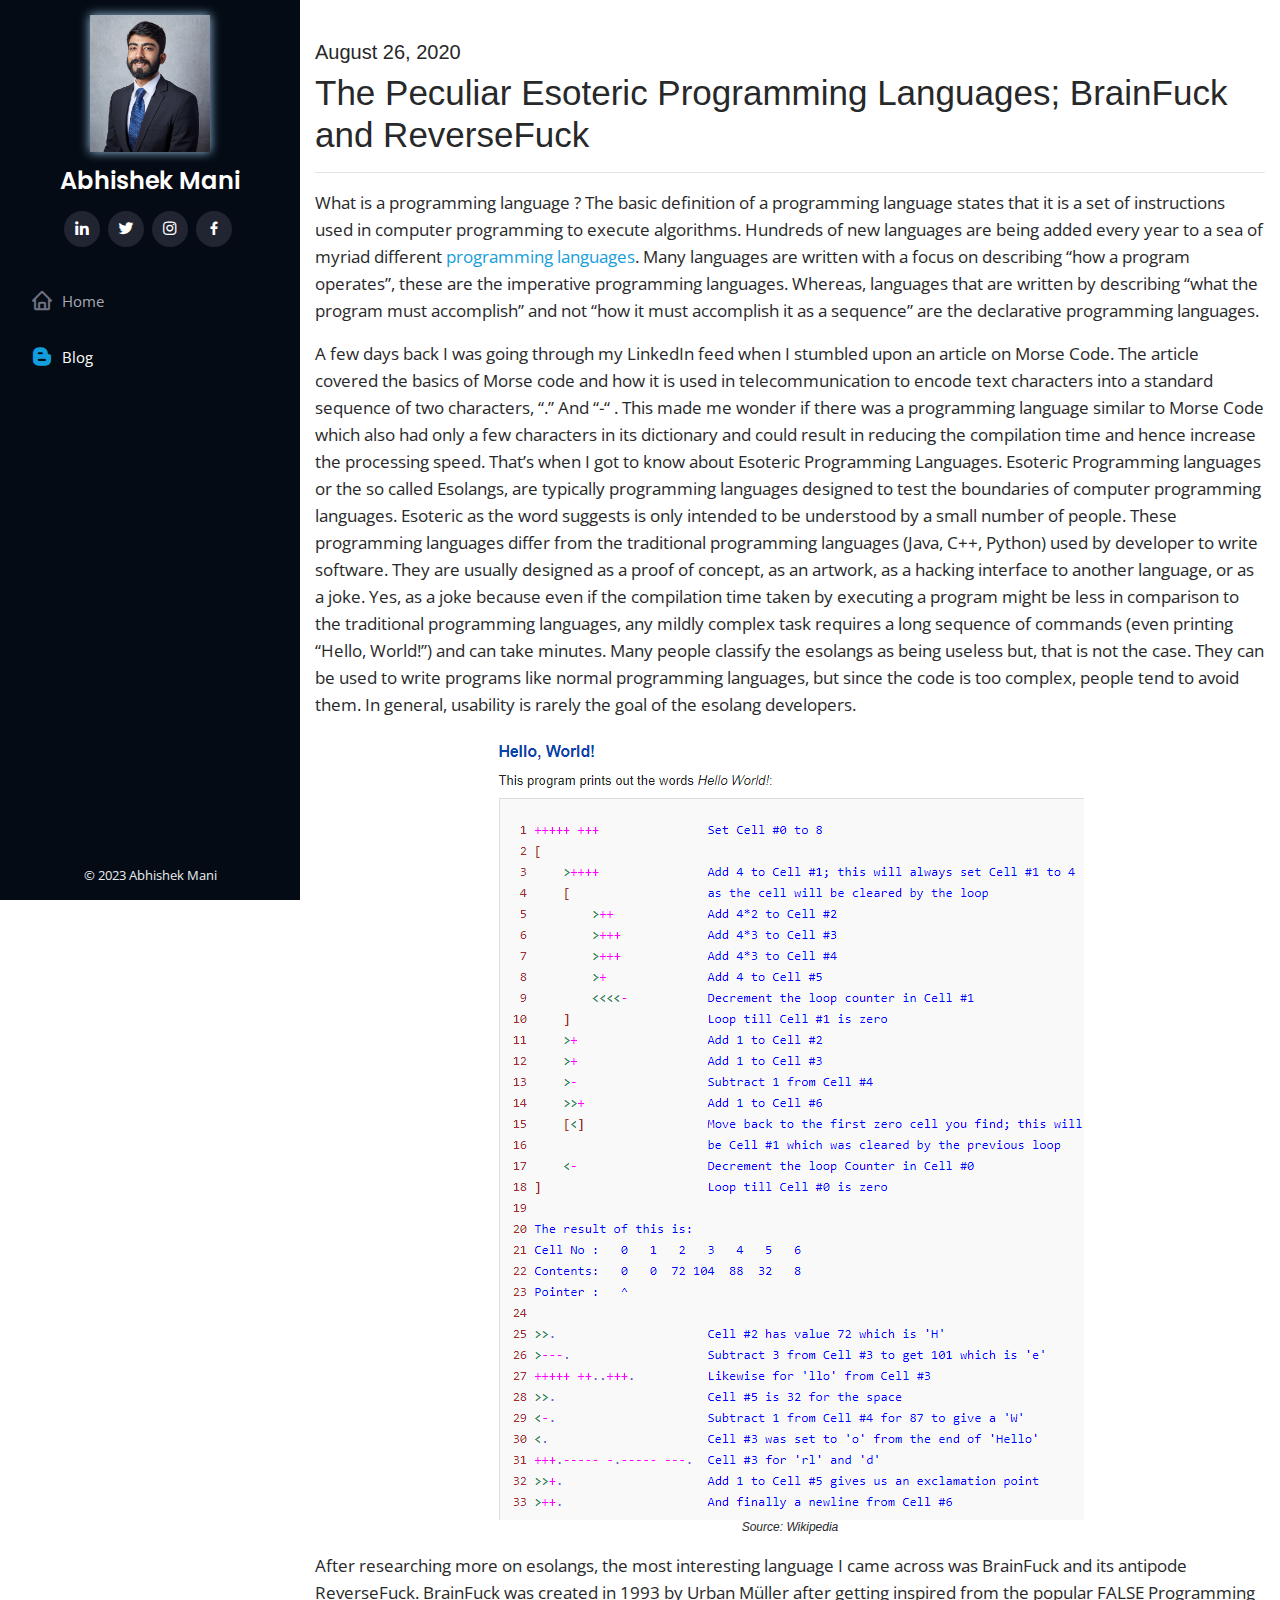
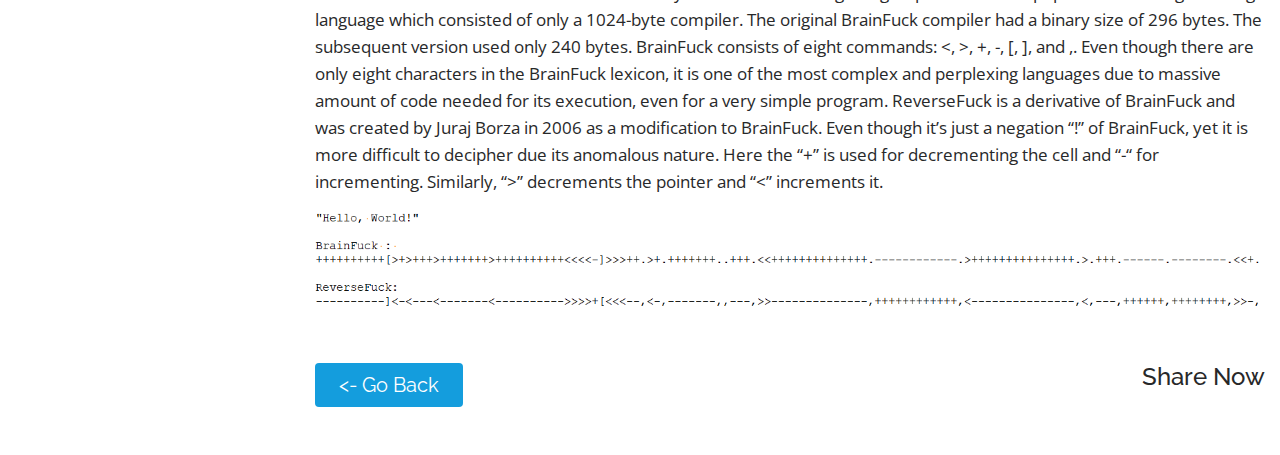
<file: blog1.html>
<!DOCTYPE html>
<html lang="en">

<head>
  <meta charset="utf-8">
  <meta content="width=device-width, initial-scale=1.0" name="viewport">

  <title>Abhishek Mani - Blog1</title>
  <meta content="" name="descriptison">
  <meta content="" name="keywords">

  <!-- Favicons -->
  <link href="assets/img/logo.png" rel="icon">
  <link href="#" rel="apple-touch-icon">

  <!-- Google Fonts -->
  <link href="https://fonts.googleapis.com/css?family=Open+Sans:300,300i,400,400i,600,600i,700,700i|Raleway:300,300i,400,400i,500,500i,600,600i,700,700i|Poppins:300,300i,400,400i,500,500i,600,600i,700,700i" rel="stylesheet">

  <!-- Vendor CSS Files --> 
  <link href="assets/vendor/bootstrap/css/bootstrap.min.css" rel="stylesheet">
  <link href="assets/vendor/icofont/icofont.min.css" rel="stylesheet">
  <link href="assets/vendor/boxicons/css/boxicons.min.css" rel="stylesheet">
  <link href="assets/vendor/venobox/venobox.css" rel="stylesheet">
  <link href="assets/vendor/owl.carousel/assets/owl.carousel.min.css" rel="stylesheet">
  <link href="assets/vendor/aos/aos.css" rel="stylesheet">

  <script async src="https://static.addtoany.com/menu/page.js"></script>
  <!-- Template Main CSS File -->
  <link href="assets/css/style.css" rel="stylesheet">

<!-- Global site tag (gtag.js) - Google Analytics -->
<script async src="https://www.googletagmanager.com/gtag/js?id=UA-176311706-1"></script>
<script>
  window.dataLayer = window.dataLayer || [];
  function gtag(){dataLayer.push(arguments);}
  gtag('js', new Date());

  gtag('config', 'UA-176311706-1');
</script>

  
</head>

<body>

  <!-- ======= Mobile nav toggle button ======= -->
  <button type="button" class="mobile-nav-toggle d-xl-none"><i class="icofont-navigation-menu"></i></button>

  <!-- ======= Header ======= -->
  <header id="header">
    <div class="d-flex flex-column">

      <div class="profile">
        <img src="assets/img/profile-img.jpeg" alt="" class="img-fluid">
        <h1 class="text-light"><a href="index.html">Abhishek Mani</a></h1>
        <div class="social-links mt-3 text-center">
          <a href="https://www.linkedin.com/in/abhishek-mani-517663149/" target="_blank" class="linkedin"><i class="bx bxl-linkedin"></i></a>
          <a href="https://twitter.com/abhishek_mani13" target="_blank" class="twitter"><i class="bx bxl-twitter"></i></a>
          <a href="https://www.instagram.com/abhishek_mani/" target="_blank" class="instagram"><i class="bx bxl-instagram"></i></a>
          <a href="https://www.facebook.com/freakout.abhishek" target="_blank" class="facebook"><i class="bx bxl-facebook"></i></a>  
        </div>
      </div>

      <nav class="nav-menu1">
        <ul>
          <li><a href="index.html"><i class="bx bx-home"></i> <span>Home</span></a></li>
          <li class="active"><a href="blog.html"><i class="bx bxl-blogger"></i> <span>Blog</span></a></li>
        </ul>
      </nav><!-- .nav-menu -->
      <button type="button" class="mobile-nav-toggle d-xl-none"><i class="icofont-navigation-menu"></i></button>
    </div>
  </header><!-- End Header -->

  <main id="main">
    <section id="blogg" class="blogg blogg-bg">
      <div class="container">
        <div class="content">
          <h5>August 26, 2020<h5>
          <h3>The Peculiar Esoteric Programming Languages; BrainFuck and ReverseFuck</h3>
          <hr>
        </div>
        <div class="blogg-item">
          <p>What is a programming language ? The basic definition of a programming language states that it is a set of instructions used in computer programming to execute algorithms. Hundreds of new languages are being added every year to a sea of myriad different <a href="https://en.wikipedia.org/wiki/List_of_programming_languages" target="_blank">programming languages</a>. Many languages are written with a focus on describing “how a program operates”, these are the imperative programming languages. Whereas, languages that are written by describing “what the program must accomplish” and not “how it must accomplish it as a sequence” are the declarative programming languages.</p>
          <p>A few days back I was going through my LinkedIn feed when I stumbled upon an article on Morse Code. The article covered the basics of Morse code and how it is used in telecommunication to encode text characters into a standard sequence of two characters, “.” And “-“ . This made me wonder if there was a programming language similar to Morse Code which also had only a few characters in its dictionary and could result in reducing the compilation time and hence increase the processing speed. That’s when I got to know about Esoteric Programming Languages. Esoteric Programming languages or the so called Esolangs, are typically programming languages designed to test the boundaries of computer programming languages. Esoteric as the word suggests is only intended to be understood by a small number of people. These programming languages differ from the traditional programming languages (Java, C++, Python) used by developer to write software. They are usually designed as a proof of concept, as an artwork, as a hacking interface to another language, or as a joke. Yes, as a joke because even if the compilation time taken by executing a program might be less in comparison to the traditional programming languages, any mildly complex task requires a long sequence of commands (even printing “Hello, World!”) and can take minutes. Many people classify the esolangs as being useless but, that is not the case. They can be used to write programs like normal programming languages, but since the code is too complex, people tend to avoid them. In general, usability is rarely the goal of the esolang developers. </p>
          <div class="blogimage">
          <img src="assets/img/Blog1/helloworld.jpg" alt="" class="img-fluid">
          <h6>Source: Wikipedia</h6>

          </div>
          <p>After researching more on esolangs, the most interesting language I came across was BrainFuck and its antipode ReverseFuck. BrainFuck was created in 1993 by Urban Müller after getting inspired from the popular FALSE Programming language which consisted of only a 1024-byte compiler. The original BrainFuck compiler had a binary size of 296 bytes. The subsequent version used only 240 bytes. BrainFuck consists of eight commands: <, >, +, -, [, ], and ,. Even though there are only eight characters in the BrainFuck lexicon, it is one of the most complex and perplexing languages due to massive amount of code needed for its execution, even for a very simple program. ReverseFuck is a derivative of BrainFuck and was created by Juraj Borza in 2006 as a modification to BrainFuck. Even though it’s just a negation “!” of BrainFuck, yet it is more difficult to decipher due its anomalous nature. Here the “+” is used for decrementing the cell and “-“ for incrementing. Similarly, “>” decrements the pointer and “<” increments it. </p>
        </div>
        <div class="blogimage">
        <img src="assets/img/Blog1/bfrf.jpg" alt="" class="img-fluid">
        </div>
        <div class="sharing">
          <h4>Share Now<h4>
          <div class="a2a_kit a2a_kit_size_32 a2a_default_style" data-a2a-title="Abhishek Mani - Blog">
            <a class="a2a_button_facebook"></a>
            <a class="a2a_button_twitter"></a>
            <a class="a2a_button_whatsapp"></a>
            <a class="a2a_button_linkedin"></a>
          </div>
          
        </div>
        <div class="backbutton">
            <h5><button type="submit"><a class ="linkcolor" href="blog.html"><- Go Back</a></h5>
          </div>
      </div>
    </section><!-- End blog Section -->


  </main>
  
  <!-- Copyright Footer -->
  <footer id="footer">
    <div class="container">
      <div class="credits">
        <a>© 2023 Abhishek Mani</a>
      </div>
    </div>
  </footer>
 <!-- End  Footer -->

  <a href="#" class="back-to-top"><i class="icofont-simple-up"></i></a>

  <!-- Vendor JS Files -->
  <script src="assets/vendor/jquery/jquery.min.js"></script>
  <script src="assets/vendor/bootstrap/js/bootstrap.bundle.min.js"></script>
  <script src="assets/vendor/jquery.easing/jquery.easing.min.js"></script>
  <script src="assets/vendor/php-email-form/validate.js"></script>
  <script src="assets/vendor/waypoints/jquery.waypoints.min.js"></script>
  <script src="assets/vendor/counterup/counterup.min.js"></script>
  <script src="assets/vendor/isotope-layout/isotope.pkgd.min.js"></script>
  <script src="assets/vendor/venobox/venobox.min.js"></script>
  <script src="assets/vendor/owl.carousel/owl.carousel.min.js"></script>
  <script src="assets/vendor/typed.js/typed.min.js"></script>
  <script src="assets/vendor/aos/aos.js"></script>

  <!-- Template Main JS File -->
  <script src="assets/js/main.js"></script>

</body>

</html>
</file>
<file: assets/vendor/venobox/venobox.css>
/* ------ venobox.css --------*/
.vbox-overlay *, .vbox-overlay *:before, .vbox-overlay *:after{
    -webkit-backface-visibility: hidden;
    -webkit-box-sizing:border-box;
    -moz-box-sizing:border-box;
    box-sizing:border-box;
}
.vbox-overlay * { 
    -webkit-backface-visibility: visible;
    backface-visibility: visible;
}
.vbox-overlay{
    display: -webkit-flex;
    display: flex;
    -webkit-flex-direction: column;
    flex-direction: column;
    -webkit-justify-content: center;
    justify-content: center;
    -webkit-align-items: center;
    align-items: center;
    position: fixed;
    left: 0;
    top: 0;
    bottom: 0;
    right: 0;
    z-index: 1040;
    -webkit-transform:translateZ(1000px);
    transform: translateZ(1000px);
    transform-style: preserve-3d;
}

/* ----- navigation ----- */
.vbox-title{
    width: 100%;
    height: 40px;
    float: left;
    text-align: center;
    line-height: 28px;
    font-size: 12px;
    padding: 6px 40px;
    overflow: hidden;
    position: fixed;
    display: none;
    left: 0;
    z-index: 1050;
}
.vbox-close{
    cursor: pointer;
    position: fixed;
    top: -1px;
    right: 0;
    width: 50px;
    height: 40px;
    padding: 6px;
    display: block;
    background-position:10px center;
    overflow: hidden;
    font-size: 24px;
    line-height: 1;
    text-align: center;
    z-index: 1050;
}
.vbox-num{
    cursor: pointer;
    position: fixed;
    left: 0;
    height: 40px;
    display: block;
    overflow: hidden;
    line-height: 28px;
    font-size: 12px;
    padding: 6px 10px;
    display: none;
    z-index: 1050;
}
/* ----- navigation ARROWS ----- */
.vbox-next, .vbox-prev{
    position: fixed;
    top: 50%;
    margin-top: -15px;
    overflow: hidden;
    cursor: pointer;
    display: block;
    width: 45px;
    height: 45px;
    z-index: 1050;
}
.vbox-next span, .vbox-prev span{
    position: relative;
    width: 20px;
    height: 20px;
    border: 2px solid transparent;
    border-top-color: #B6B6B6;
    border-right-color: #B6B6B6;
    text-indent: -100px;
    position: absolute;
    top: 8px;
    display: block;
}
.vbox-prev{
    left: 15px;
}
.vbox-next{
    right: 15px;
}
.vbox-prev span{
    left: 10px;
    -ms-transform: rotate(-135deg);
    -webkit-transform: rotate(-135deg);
    transform: rotate(-135deg);
}
.vbox-next span{
    -ms-transform: rotate(45deg);
    -webkit-transform: rotate(45deg);
    transform: rotate(45deg);
    right: 10px;
}
/* ------- inline window ------ */
.vbox-inline{
    width: 420px;
    height: 315px;
    height: 70vh;
    padding: 10px;
    background: #fff;
    margin: 0 auto;
    overflow: auto;
    text-align: left;
}
/* ------- Video & iFrames window ------ */
.venoframe{
    max-width: 100%;
    width: 100%;
    border: none;
    width: 100%;
    height: 260px;
    height: 70vh;
}
.venoframe.vbvid{
    height: 260px;
}
@media (min-width: 768px) {
    .venoframe, .vbox-inline{
        width: 90%;
        height: 360px;
        height: 70vh;
    }
    .venoframe.vbvid{
        width: 640px;
        height: 360px;
    }
}
@media (min-width: 992px) {
    .venoframe, .vbox-inline{
        max-width: 1200px;
        width: 80%;
        height: 540px;
        height: 70vh;
    }
    .venoframe.vbvid{
        width: 960px;
        height: 540px;
    }
}
/* 
Please do NOT edit this part! 
or at least read this note: http://i.imgur.com/7C0ws9e.gif
*/
.vbox-open{
    overflow: hidden;
}
.vbox-container{
    position: absolute;
    left: 0;
    right: 0;
    top: 0;
    bottom: 0;
    overflow-x: hidden;
    overflow-y: scroll;
    overflow-scrolling: touch;
    -webkit-overflow-scrolling: touch;
    z-index: 20;
    max-height: 100%;

}

.vbox-content{
    text-align: center;
    float: left;
    width: 100%;
    position: relative;
    overflow: hidden;
    padding: 20px 4%;
}
.vbox-container img{
    max-width: 100%;
    height: auto;
}
.vbox-figlio{
    box-shadow: 0 0 12px rgba(0,0,0,0.19), 0 6px 6px rgba(0,0,0,0.23);
    max-width: 100%;
    text-align: initial;
}
img.vbox-figlio{
    -webkit-user-select: none;
-khtml-user-select: none;
-moz-user-select: none;
-o-user-select: none;
user-select: none;
}
.vbox-content.swipe-left{
    margin-left: -200px !important;
}
.vbox-content.swipe-right{
    margin-left: 200px !important;
}
.vbox-animated{
    webkit-transition: margin 300ms ease-out;
    transition: margin 300ms ease-out;
}

/* ---------- preloader ----------
 * SPINKIT 
 * http://tobiasahlin.com/spinkit/
-------------------------------- */
.sk-double-bounce,.sk-rotating-plane{width:40px;height:40px;margin:40px auto}.sk-rotating-plane{background-color:#333;-webkit-animation:sk-rotatePlane 1.2s infinite ease-in-out;animation:sk-rotatePlane 1.2s infinite ease-in-out}@-webkit-keyframes sk-rotatePlane{0%{-webkit-transform:perspective(120px) rotateX(0) rotateY(0);transform:perspective(120px) rotateX(0) rotateY(0)}50%{-webkit-transform:perspective(120px) rotateX(-180.1deg) rotateY(0);transform:perspective(120px) rotateX(-180.1deg) rotateY(0)}100%{-webkit-transform:perspective(120px) rotateX(-180deg) rotateY(-179.9deg);transform:perspective(120px) rotateX(-180deg) rotateY(-179.9deg)}}@keyframes sk-rotatePlane{0%{-webkit-transform:perspective(120px) rotateX(0) rotateY(0);transform:perspective(120px) rotateX(0) rotateY(0)}50%{-webkit-transform:perspective(120px) rotateX(-180.1deg) rotateY(0);transform:perspective(120px) rotateX(-180.1deg) rotateY(0)}100%{-webkit-transform:perspective(120px) rotateX(-180deg) rotateY(-179.9deg);transform:perspective(120px) rotateX(-180deg) rotateY(-179.9deg)}}.sk-double-bounce{position:relative}.sk-double-bounce .sk-child{width:100%;height:100%;border-radius:50%;background-color:#333;opacity:.6;position:absolute;top:0;left:0;-webkit-animation:sk-doubleBounce 2s infinite ease-in-out;animation:sk-doubleBounce 2s infinite ease-in-out}.sk-chasing-dots .sk-child,.sk-spinner-pulse,.sk-three-bounce .sk-child{background-color:#333;border-radius:100%}.sk-double-bounce .sk-double-bounce2{-webkit-animation-delay:-1s;animation-delay:-1s}@-webkit-keyframes sk-doubleBounce{0%,100%{-webkit-transform:scale(0);transform:scale(0)}50%{-webkit-transform:scale(1);transform:scale(1)}}@keyframes sk-doubleBounce{0%,100%{-webkit-transform:scale(0);transform:scale(0)}50%{-webkit-transform:scale(1);transform:scale(1)}}.sk-wave{margin:40px auto;width:50px;height:40px;text-align:center;font-size:10px}.sk-wave .sk-rect{background-color:#333;height:100%;width:6px;display:inline-block;-webkit-animation:sk-waveStretchDelay 1.2s infinite ease-in-out;animation:sk-waveStretchDelay 1.2s infinite ease-in-out}.sk-wave .sk-rect1{-webkit-animation-delay:-1.2s;animation-delay:-1.2s}.sk-wave .sk-rect2{-webkit-animation-delay:-1.1s;animation-delay:-1.1s}.sk-wave .sk-rect3{-webkit-animation-delay:-1s;animation-delay:-1s}.sk-wave .sk-rect4{-webkit-animation-delay:-.9s;animation-delay:-.9s}.sk-wave .sk-rect5{-webkit-animation-delay:-.8s;animation-delay:-.8s}@-webkit-keyframes sk-waveStretchDelay{0%,100%,40%{-webkit-transform:scaleY(.4);transform:scaleY(.4)}20%{-webkit-transform:scaleY(1);transform:scaleY(1)}}@keyframes sk-waveStretchDelay{0%,100%,40%{-webkit-transform:scaleY(.4);transform:scaleY(.4)}20%{-webkit-transform:scaleY(1);transform:scaleY(1)}}.sk-wandering-cubes{margin:40px auto;width:40px;height:40px;position:relative}.sk-wandering-cubes .sk-cube{background-color:#333;width:10px;height:10px;position:absolute;top:0;left:0;-webkit-animation:sk-wanderingCube 1.8s ease-in-out -1.8s infinite both;animation:sk-wanderingCube 1.8s ease-in-out -1.8s infinite both}.sk-chasing-dots,.sk-spinner-pulse{width:40px;height:40px;margin:40px auto}.sk-wandering-cubes .sk-cube2{-webkit-animation-delay:-.9s;animation-delay:-.9s}@-webkit-keyframes sk-wanderingCube{0%{-webkit-transform:rotate(0);transform:rotate(0)}25%{-webkit-transform:translateX(30px) rotate(-90deg) scale(.5);transform:translateX(30px) rotate(-90deg) scale(.5)}50%{-webkit-transform:translateX(30px) translateY(30px) rotate(-179deg);transform:translateX(30px) translateY(30px) rotate(-179deg)}50.1%{-webkit-transform:translateX(30px) translateY(30px) rotate(-180deg);transform:translateX(30px) translateY(30px) rotate(-180deg)}75%{-webkit-transform:translateX(0) translateY(30px) rotate(-270deg) scale(.5);transform:translateX(0) translateY(30px) rotate(-270deg) scale(.5)}100%{-webkit-transform:rotate(-360deg);transform:rotate(-360deg)}}@keyframes sk-wanderingCube{0%{-webkit-transform:rotate(0);transform:rotate(0)}25%{-webkit-transform:translateX(30px) rotate(-90deg) scale(.5);transform:translateX(30px) rotate(-90deg) scale(.5)}50%{-webkit-transform:translateX(30px) translateY(30px) rotate(-179deg);transform:translateX(30px) translateY(30px) rotate(-179deg)}50.1%{-webkit-transform:translateX(30px) translateY(30px) rotate(-180deg);transform:translateX(30px) translateY(30px) rotate(-180deg)}75%{-webkit-transform:translateX(0) translateY(30px) rotate(-270deg) scale(.5);transform:translateX(0) translateY(30px) rotate(-270deg) scale(.5)}100%{-webkit-transform:rotate(-360deg);transform:rotate(-360deg)}}.sk-spinner-pulse{-webkit-animation:sk-pulseScaleOut 1s infinite ease-in-out;animation:sk-pulseScaleOut 1s infinite ease-in-out}@-webkit-keyframes sk-pulseScaleOut{0%{-webkit-transform:scale(0);transform:scale(0)}100%{-webkit-transform:scale(1);transform:scale(1);opacity:0}}@keyframes sk-pulseScaleOut{0%{-webkit-transform:scale(0);transform:scale(0)}100%{-webkit-transform:scale(1);transform:scale(1);opacity:0}}.sk-chasing-dots{position:relative;text-align:center;-webkit-animation:sk-chasingDotsRotate 2s infinite linear;animation:sk-chasingDotsRotate 2s infinite linear}.sk-chasing-dots .sk-child{width:60%;height:60%;display:inline-block;position:absolute;top:0;-webkit-animation:sk-chasingDotsBounce 2s infinite ease-in-out;animation:sk-chasingDotsBounce 2s infinite ease-in-out}.sk-chasing-dots .sk-dot2{top:auto;bottom:0;-webkit-animation-delay:-1s;animation-delay:-1s}@-webkit-keyframes sk-chasingDotsRotate{100%{-webkit-transform:rotate(360deg);transform:rotate(360deg)}}@keyframes sk-chasingDotsRotate{100%{-webkit-transform:rotate(360deg);transform:rotate(360deg)}}@-webkit-keyframes sk-chasingDotsBounce{0%,100%{-webkit-transform:scale(0);transform:scale(0)}50%{-webkit-transform:scale(1);transform:scale(1)}}@keyframes sk-chasingDotsBounce{0%,100%{-webkit-transform:scale(0);transform:scale(0)}50%{-webkit-transform:scale(1);transform:scale(1)}}.sk-three-bounce{margin:40px auto;width:80px;text-align:center}.sk-three-bounce .sk-child{width:20px;height:20px;display:inline-block;-webkit-animation:sk-three-bounce 1.4s ease-in-out 0s infinite both;animation:sk-three-bounce 1.4s ease-in-out 0s infinite both}.sk-circle .sk-child:before,.sk-fading-circle .sk-circle:before{display:block;border-radius:100%;content:'';background-color:#333}.sk-three-bounce .sk-bounce1{-webkit-animation-delay:-.32s;animation-delay:-.32s}.sk-three-bounce .sk-bounce2{-webkit-animation-delay:-.16s;animation-delay:-.16s}@-webkit-keyframes sk-three-bounce{0%,100%,80%{-webkit-transform:scale(0);transform:scale(0)}40%{-webkit-transform:scale(1);transform:scale(1)}}@keyframes sk-three-bounce{0%,100%,80%{-webkit-transform:scale(0);transform:scale(0)}40%{-webkit-transform:scale(1);transform:scale(1)}}.sk-circle{margin:40px auto;width:40px;height:40px;position:relative}.sk-circle .sk-child{width:100%;height:100%;position:absolute;left:0;top:0}.sk-circle .sk-child:before{margin:0 auto;width:15%;height:15%;-webkit-animation:sk-circleBounceDelay 1.2s infinite ease-in-out both;animation:sk-circleBounceDelay 1.2s infinite ease-in-out both}.sk-circle .sk-circle2{-webkit-transform:rotate(30deg);-ms-transform:rotate(30deg);transform:rotate(30deg)}.sk-circle .sk-circle3{-webkit-transform:rotate(60deg);-ms-transform:rotate(60deg);transform:rotate(60deg)}.sk-circle .sk-circle4{-webkit-transform:rotate(90deg);-ms-transform:rotate(90deg);transform:rotate(90deg)}.sk-circle .sk-circle5{-webkit-transform:rotate(120deg);-ms-transform:rotate(120deg);transform:rotate(120deg)}.sk-circle .sk-circle6{-webkit-transform:rotate(150deg);-ms-transform:rotate(150deg);transform:rotate(150deg)}.sk-circle .sk-circle7{-webkit-transform:rotate(180deg);-ms-transform:rotate(180deg);transform:rotate(180deg)}.sk-circle .sk-circle8{-webkit-transform:rotate(210deg);-ms-transform:rotate(210deg);transform:rotate(210deg)}.sk-circle .sk-circle9{-webkit-transform:rotate(240deg);-ms-transform:rotate(240deg);transform:rotate(240deg)}.sk-circle .sk-circle10{-webkit-transform:rotate(270deg);-ms-transform:rotate(270deg);transform:rotate(270deg)}.sk-circle .sk-circle11{-webkit-transform:rotate(300deg);-ms-transform:rotate(300deg);transform:rotate(300deg)}.sk-circle .sk-circle12{-webkit-transform:rotate(330deg);-ms-transform:rotate(330deg);transform:rotate(330deg)}.sk-circle .sk-circle2:before{-webkit-animation-delay:-1.1s;animation-delay:-1.1s}.sk-circle .sk-circle3:before{-webkit-animation-delay:-1s;animation-delay:-1s}.sk-circle .sk-circle4:before{-webkit-animation-delay:-.9s;animation-delay:-.9s}.sk-circle .sk-circle5:before{-webkit-animation-delay:-.8s;animation-delay:-.8s}.sk-circle .sk-circle6:before{-webkit-animation-delay:-.7s;animation-delay:-.7s}.sk-circle .sk-circle7:before{-webkit-animation-delay:-.6s;animation-delay:-.6s}.sk-circle .sk-circle8:before{-webkit-animation-delay:-.5s;animation-delay:-.5s}.sk-circle .sk-circle9:before{-webkit-animation-delay:-.4s;animation-delay:-.4s}.sk-circle .sk-circle10:before{-webkit-animation-delay:-.3s;animation-delay:-.3s}.sk-circle .sk-circle11:before{-webkit-animation-delay:-.2s;animation-delay:-.2s}.sk-circle .sk-circle12:before{-webkit-animation-delay:-.1s;animation-delay:-.1s}@-webkit-keyframes sk-circleBounceDelay{0%,100%,80%{-webkit-transform:scale(0);transform:scale(0)}40%{-webkit-transform:scale(1);transform:scale(1)}}@keyframes sk-circleBounceDelay{0%,100%,80%{-webkit-transform:scale(0);transform:scale(0)}40%{-webkit-transform:scale(1);transform:scale(1)}}.sk-cube-grid{width:40px;height:40px;margin:40px auto}.sk-cube-grid .sk-cube{width:33.33%;height:33.33%;background-color:#333;float:left;-webkit-animation:sk-cubeGridScaleDelay 1.3s infinite ease-in-out;animation:sk-cubeGridScaleDelay 1.3s infinite ease-in-out}.sk-cube-grid .sk-cube1{-webkit-animation-delay:.2s;animation-delay:.2s}.sk-cube-grid .sk-cube2{-webkit-animation-delay:.3s;animation-delay:.3s}.sk-cube-grid .sk-cube3{-webkit-animation-delay:.4s;animation-delay:.4s}.sk-cube-grid .sk-cube4{-webkit-animation-delay:.1s;animation-delay:.1s}.sk-cube-grid .sk-cube5{-webkit-animation-delay:.2s;animation-delay:.2s}.sk-cube-grid .sk-cube6{-webkit-animation-delay:.3s;animation-delay:.3s}.sk-cube-grid .sk-cube7{-webkit-animation-delay:0ms;animation-delay:0ms}.sk-cube-grid .sk-cube8{-webkit-animation-delay:.1s;animation-delay:.1s}.sk-cube-grid .sk-cube9{-webkit-animation-delay:.2s;animation-delay:.2s}@-webkit-keyframes sk-cubeGridScaleDelay{0%,100%,70%{-webkit-transform:scale3D(1,1,1);transform:scale3D(1,1,1)}35%{-webkit-transform:scale3D(0,0,1);transform:scale3D(0,0,1)}}@keyframes sk-cubeGridScaleDelay{0%,100%,70%{-webkit-transform:scale3D(1,1,1);transform:scale3D(1,1,1)}35%{-webkit-transform:scale3D(0,0,1);transform:scale3D(0,0,1)}}.sk-fading-circle{margin:40px auto;width:40px;height:40px;position:relative}.sk-fading-circle .sk-circle{width:100%;height:100%;position:absolute;left:0;top:0}.sk-fading-circle .sk-circle:before{margin:0 auto;width:15%;height:15%;-webkit-animation:sk-circleFadeDelay 1.2s infinite ease-in-out both;animation:sk-circleFadeDelay 1.2s infinite ease-in-out both}.sk-fading-circle .sk-circle2{-webkit-transform:rotate(30deg);-ms-transform:rotate(30deg);transform:rotate(30deg)}.sk-fading-circle .sk-circle3{-webkit-transform:rotate(60deg);-ms-transform:rotate(60deg);transform:rotate(60deg)}.sk-fading-circle .sk-circle4{-webkit-transform:rotate(90deg);-ms-transform:rotate(90deg);transform:rotate(90deg)}.sk-fading-circle .sk-circle5{-webkit-transform:rotate(120deg);-ms-transform:rotate(120deg);transform:rotate(120deg)}.sk-fading-circle .sk-circle6{-webkit-transform:rotate(150deg);-ms-transform:rotate(150deg);transform:rotate(150deg)}.sk-fading-circle .sk-circle7{-webkit-transform:rotate(180deg);-ms-transform:rotate(180deg);transform:rotate(180deg)}.sk-fading-circle .sk-circle8{-webkit-transform:rotate(210deg);-ms-transform:rotate(210deg);transform:rotate(210deg)}.sk-fading-circle .sk-circle9{-webkit-transform:rotate(240deg);-ms-transform:rotate(240deg);transform:rotate(240deg)}.sk-fading-circle .sk-circle10{-webkit-transform:rotate(270deg);-ms-transform:rotate(270deg);transform:rotate(270deg)}.sk-fading-circle .sk-circle11{-webkit-transform:rotate(300deg);-ms-transform:rotate(300deg);transform:rotate(300deg)}.sk-fading-circle .sk-circle12{-webkit-transform:rotate(330deg);-ms-transform:rotate(330deg);transform:rotate(330deg)}.sk-fading-circle .sk-circle2:before{-webkit-animation-delay:-1.1s;animation-delay:-1.1s}.sk-fading-circle .sk-circle3:before{-webkit-animation-delay:-1s;animation-delay:-1s}.sk-fading-circle .sk-circle4:before{-webkit-animation-delay:-.9s;animation-delay:-.9s}.sk-fading-circle .sk-circle5:before{-webkit-animation-delay:-.8s;animation-delay:-.8s}.sk-fading-circle .sk-circle6:before{-webkit-animation-delay:-.7s;animation-delay:-.7s}.sk-fading-circle .sk-circle7:before{-webkit-animation-delay:-.6s;animation-delay:-.6s}.sk-fading-circle .sk-circle8:before{-webkit-animation-delay:-.5s;animation-delay:-.5s}.sk-fading-circle .sk-circle9:before{-webkit-animation-delay:-.4s;animation-delay:-.4s}.sk-fading-circle .sk-circle10:before{-webkit-animation-delay:-.3s;animation-delay:-.3s}.sk-fading-circle .sk-circle11:before{-webkit-animation-delay:-.2s;animation-delay:-.2s}.sk-fading-circle .sk-circle12:before{-webkit-animation-delay:-.1s;animation-delay:-.1s}@-webkit-keyframes sk-circleFadeDelay{0%,100%,39%{opacity:0}40%{opacity:1}}@keyframes sk-circleFadeDelay{0%,100%,39%{opacity:0}40%{opacity:1}}.sk-folding-cube{margin:40px auto;width:40px;height:40px;position:relative;-webkit-transform:rotateZ(45deg);transform:rotateZ(45deg)}.sk-folding-cube .sk-cube{float:left;width:50%;height:50%;position:relative;-webkit-transform:scale(1.1);-ms-transform:scale(1.1);transform:scale(1.1)}.sk-folding-cube .sk-cube:before{content:'';position:absolute;top:0;left:0;width:100%;height:100%;background-color:#333;-webkit-animation:sk-foldCubeAngle 2.4s infinite linear both;animation:sk-foldCubeAngle 2.4s infinite linear both;-webkit-transform-origin:100% 100%;-ms-transform-origin:100% 100%;transform-origin:100% 100%}.sk-folding-cube .sk-cube2{-webkit-transform:scale(1.1) rotateZ(90deg);transform:scale(1.1) rotateZ(90deg)}.sk-folding-cube .sk-cube3{-webkit-transform:scale(1.1) rotateZ(180deg);transform:scale(1.1) rotateZ(180deg)}.sk-folding-cube .sk-cube4{-webkit-transform:scale(1.1) rotateZ(270deg);transform:scale(1.1) rotateZ(270deg)}.sk-folding-cube .sk-cube2:before{-webkit-animation-delay:.3s;animation-delay:.3s}.sk-folding-cube .sk-cube3:before{-webkit-animation-delay:.6s;animation-delay:.6s}.sk-folding-cube .sk-cube4:before{-webkit-animation-delay:.9s;animation-delay:.9s}@-webkit-keyframes sk-foldCubeAngle{0%,10%{-webkit-transform:perspective(140px) rotateX(-180deg);transform:perspective(140px) rotateX(-180deg);opacity:0}25%,75%{-webkit-transform:perspective(140px) rotateX(0);transform:perspective(140px) rotateX(0);opacity:1}100%,90%{-webkit-transform:perspective(140px) rotateY(180deg);transform:perspective(140px) rotateY(180deg);opacity:0}}@keyframes sk-foldCubeAngle{0%,10%{-webkit-transform:perspective(140px) rotateX(-180deg);transform:perspective(140px) rotateX(-180deg);opacity:0}25%,75%{-webkit-transform:perspective(140px) rotateX(0);transform:perspective(140px) rotateX(0);opacity:1}100%,90%{-webkit-transform:perspective(140px) rotateY(180deg);transform:perspective(140px) rotateY(180deg);opacity:0}}
</file>
<file: assets/css/style.css>
html {
    overflow: scroll;
    overflow-x: hidden;
}
::-webkit-scrollbar {
    width: 0px;  /* Remove scrollbar space */
    background: transparent;  /* Optional: just make scrollbar invisible */
}
/*--------------------------------------------------------------
# General
--------------------------------------------------------------*/
body {
  font-family: "Open Sans", sans-serif;
  color: #272829;
}

#particle-js
{
    height:100%;
    background: #f00
}

a {
  color: #149ddd;
}

a:hover {
  color: #37b3ed;
  text-decoration: none;
}

h1, h2, h3, h4, h5, h6 {
  font-family: "Raleway", sans-serif;
}

/*--------------------------------------------------------------
# Back to top button
--------------------------------------------------------------*/
.back-to-top {
  position: fixed;
  display: none;
  width: 40px;
  height: 40px;
  border-radius: 50px;
  right: 15px;
  bottom: 15px;
  background: #149ddd;
  color: #fff;
  transition: display 0.5s ease-in-out;
  z-index: 99999;
}

.back-to-top i {
  font-size: 24px;
  position: absolute;
  top: 7px;
  left: 8px;
}

.back-to-top:hover {
  color: #fff;
  background: #2eafec;
  transition: background 0.2s ease-in-out;
}

/*--------------------------------------------------------------
# Header
--------------------------------------------------------------*/
#header {
  position: fixed;
  top: 0;
  left: 0;
  bottom: 0;
  width: 300px;
  transition: all ease-in-out 0.5s;
  z-index: 9997;
  transition: all 0.5s;
  padding: 0 15px;
  background: #040b14;
  overflow-y: auto;
}

#header .profile img {
  margin: 15px auto;
  display: block;
  width: 120px;
  border-color: #9ecaed;
  box-shadow: 0 0 10px #9ecaed; 
}

#header .profile h1 {
  font-size: 24px;
  margin: 0;
  padding: 0;
  font-weight: 600;
  -moz-text-align-last: center;
  text-align-last: center;
  font-family: "Poppins", sans-serif;
}

#header .profile h1 a, #header .profile h1 a:hover {
  color: #fff;
  text-decoration: none;
}

#header .profile .social-links a {
  font-size: 18px;
  display: inline-block;
  background: #212431;
  color: #fff;
  line-height: 1;
  padding: 8px 0;
  margin-right: 4px;
  border-radius: 50%;
  text-align: center;
  width: 36px;
  height: 36px;
  transition: 0.3s;

}

#header .profile .social-links a:hover {
  background: #149ddd;
  color: #fff;
  text-decoration: none;
  border-color: #9ecaed;
  transition: all 0.7s ease;
  box-shadow: 0 0 10px #9ecaed;
}

#main {
  margin-left: 300px;
}

@media (max-width: 1199px) {
  #header {
    left: -300px;
  }
  #main {
    margin-left: 0;
  }
}

/*---------------------------------------------------------------
# CARD
----------------------------------------------------------------*/

.card-cols{
  display: -webkit-box;
  display: -ms-flexbox;
  display: flex;
  -ms-flex-wrap: wrap;
      flex-wrap: wrap;
  -webkit-box-pack: center;
      -ms-flex-pack: center;
}

.card-col{
  width: calc(20%);
  margin: 1rem;
  cursor: pointer;
}

.card-container{
  -webkit-transform-style: preserve-3d;
          transform-style: preserve-3d;
    -webkit-perspective: 1000px;
            perspective: 1000px;
}

.card-front,
.card-back{
  background-size: cover;
  box-shadow: 0 4px 8px 0 rgba(0,0,0,0.25);
  border-radius: 10px;
    background-position: center;
    -webkit-transition: -webkit-transform .7s cubic-bezier(0.4, 0.2, 0.2, 1);
    transition: -webkit-transform .7s cubic-bezier(0.4, 0.2, 0.2, 1);
    -o-transition: transform .7s cubic-bezier(0.4, 0.2, 0.2, 1);
    transition: transform .7s cubic-bezier(0.4, 0.2, 0.2, 1);
    transition: transform .7s cubic-bezier(0.4, 0.2, 0.2, 1), -webkit-transform .7s cubic-bezier(0.4, 0.2, 0.2, 1);
    -webkit-backface-visibility: hidden;
            backface-visibility: hidden;
    min-height: 280px;
    height: auto;
    border-radius: 10px;
    color: #fff;

}

.card-back{
  background: #149ddd;
  background: -webkit-linear-gradient(180deg,  #149ddd 0%,#149ddd 100%);
  background: -o-linear-gradient(180deg,  #149ddd 0%,#149ddd 100%);
  background: linear-gradient(180deg,  #149ddd 0%,#149ddd 100%);
}

.card-front:after{
    position: absolute;
    top: 0;
    left: 0;
    z-index: 1;
    width: 100%;
    height: 100%;
    content: '';
    display: block;
    background-color: #149ddd;
    -webkit-backface-visibility: hidden;
            backface-visibility: hidden;
    border-radius: 10px;
}
.card-container:hover .card-front,
.card-container:hover .card-back{
    -webkit-transition: -webkit-transform .7s cubic-bezier(0.4, 0.2, 0.2, 1);
    transition: -webkit-transform .7s cubic-bezier(0.4, 0.2, 0.2, 1);
    -o-transition: transform .7s cubic-bezier(0.4, 0.2, 0.2, 1);
    transition: transform .7s cubic-bezier(0.4, 0.2, 0.2, 1);
    transition: transform .7s cubic-bezier(0.4, 0.2, 0.2, 1), -webkit-transform .7s cubic-bezier(0.4, 0.2, 0.2, 1);

}

.card-back{
    position: absolute;
    top: 0;
    left: 0;
    width: 100%;
}

.card-inner{
    -webkit-transform: translateY(-50%) translateZ(60px) scale(0.94);
            transform: translateY(-50%) translateZ(60px) scale(0.94);
    top: 50%;
    position: absolute;
    left: 0;
    width: 100%;
    padding: 2rem;
    -webkit-box-sizing: border-box;
            box-sizing: border-box;
    outline: 1px solid transparent;
    -webkit-perspective: inherit;
            perspective: inherit;
    z-index: 2;
}

.card-container .card-back{
    -webkit-transform: rotateY(180deg);
            transform: rotateY(180deg);
    -webkit-transform-style: preserve-3d;
            transform-style: preserve-3d;
}

.card-container .card-front{
    -webkit-transform: rotateY(0deg);
            transform: rotateY(0deg);
    -webkit-transform-style: preserve-3d;
            transform-style: preserve-3d;
}

.card-container:hover .card-back{
  -webkit-transform: rotateY(0deg);
          transform: rotateY(0deg);
  -webkit-transform-style: preserve-3d;
          transform-style: preserve-3d;

}

.card-container:hover .card-front{
  -webkit-transform: rotateY(-180deg);
          transform: rotateY(-180deg);
  -webkit-transform-style: preserve-3d;
          transform-style: preserve-3d;
}

.card-front .card-inner p{
  position: relative;
  font-size: 1.2rem;
  margin-bottom: 2rem;
  width: 8rem;
}

.card-front .card-inner p:after{
  content: '';
  width: 4rem;
  height: 2px;
  position: absolute;
  background: #C6D4DF;
  display: block;
  left: 0;
  right: 0;
  margin: 0 auto;
  bottom: -.75rem;

}

.card-front .card-inner span{
  color: rgba(255,255,255,0.7);
  font-family: 'Montserrat';
  font-weight: 300;
}

@media screen and (max-width: 64rem){
  .card-col{
    width: calc(33.333333% - 2rem);

  }
}

@media screen and (max-width: 48rem){
  .card-col{
    width: calc(50% - 2rem);
  }
}

@media screen and (max-width: 32rem){
  .card-col{
    width: 100%;
    margin: 0 0 2rem 0;

  }
}

/*--------------------------------------------------------------
# Navigation Menu
--------------------------------------------------------------*/
/* Desktop Navigation */
.nav-menu {
  padding-top: 30px;
}

.nav-menu * {
  margin: 0;
  padding: 0;
  list-style: none;
}

.nav-menu > ul > li {
  position: relative;
  white-space: nowrap;
}

.nav-menu a {
  display: flex;
  align-items: center;
  color: #a8a9b4;
  padding: 12px 15px;
  margin-bottom: 8px;
  transition: 0.3s;
  font-size: 15px;
}

.nav-menu a i {
  font-size: 24px;
  padding-right: 8px;
  color: #6f7180;
}

.nav-menu a:hover, .nav-menu .active > a, .nav-menu li:hover > a {
  text-decoration: none;
  color: #fff;
}

.nav-menu a:hover i, .nav-menu .active > a i, .nav-menu li:hover > a i {
  color: #149ddd;
}

/*--- Nav Menu for Blogs */
.nav-menu1 {
  padding-top: 30px;
}

.nav-menu1 * {
  margin: 0;
  padding: 0;
  list-style: none;
}

.nav-menu1 > ul > li {
  position: relative;
  white-space: nowrap;
}

.nav-menu1 a {
  display: flex;
  align-items: center;
  color: #a8a9b4;
  padding: 12px 15px;
  margin-bottom: 8px;
  transition: 0.3s;
  font-size: 15px;
}

.nav-menu1 a i {
  font-size: 24px;
  padding-right: 8px;
  color: #6f7180;
}

.nav-menu1 a:hover, .nav-menu1 .active > a, .nav-menu1 li:hover > a {
  text-decoration: none;
  color: #fff;
}

.nav-menu1 a:hover i, .nav-menu1 .active > a i, .nav-menu1 li:hover > a i {
  color: #149ddd;
}

/* Mobile Navigation */
.mobile-nav-toggle {
  position: fixed;
  right: 15px;
  top: 15px;
  z-index: 9998;
  border: 0;
  background: none;
  font-size: 24px;
  transition: all 0.4s;
  outline: none !important;
  line-height: 1;
  cursor: pointer;
  text-align: right;
}

.mobile-nav-toggle i {
  color: #149ddd;
}

.mobile-nav-active {
  overflow: hidden;
}

.mobile-nav-active #header {
  left: 0;
}

.mobile-nav-active .mobile-nav-toggle i {
  color: #fff;
}

/*--------------------------------------------------------------
# Hero Section
--------------------------------------------------------------*/
#hero {
  width: 100%;
  height: 100vh;
  background: url("../img/hero-bg.jpg") top center;
  background-size: cover;
}

#hero:before {
  content: "";
  background: rgba(5, 13, 24, 0.3);
  position: absolute;
  bottom: 0;
  top: 0;
  left: 0;
  right: 0;
  z-index: 1;
}

#hero .hero-container {
  position: relative;
  z-index: 2;
  min-width: 300px;
}

#hero h1 {
  margin: 0 0 10px 0;
  font-size: 64px;
  font-weight: 700;
  line-height: 56px;
  color: #fff;
  padding-left: 200px;
}

#hero p {
  color: #fff;
  margin-bottom: 50px;
  font-size: 26px;
  font-family: "Poppins", sans-serif;
  padding-left: 205px;
}

#hero p span {
  color: #fff;
  padding-bottom: 4px;
  letter-spacing: 1px;
  border-bottom: 3px solid #17CE16;
}

@media (min-width: 1024px) {
  #hero {
    background-attachment: fixed;
  }
}

@media (max-width: 768px) {
  #hero h1 {
    font-size: 28px;
    line-height: 36px;
  }
  #hero h2 {
    font-size: 18px;
    line-height: 24px;
    margin-bottom: 30px;
  }
}

/*--------------------------------------------------------------
# Sections General
--------------------------------------------------------------*/
section {
  padding: 40px 0;
  overflow: hidden;
}

.section-bg {
  background: #f5f8fd;
}

.section-title {
  padding-bottom: 30px;
}

.section-title h2 {
  font-size: 36px;
  font-family: 'Cairo', sans-serif;
  font-weight: bold;
  margin-bottom: 20px;
  padding-bottom: 20px;
  position: relative;
  color: #173b6c;
}

.section-title h2::after {
  content: '';
  position: absolute;
  display: block;
  width: 50px;
  height: 3px;
  background: #149ddd;
  bottom: 0;
  left: 0;
}

.section-title p {
  margin-bottom: 0;
  text-align: justify;
}


/*--------------------------------------------------------------
# About
--------------------------------------------------------------*/
.about .content h3 {
  font-weight: 700;
  font-size: 26px;
  color: #173b6c;
}

.about-bg {
  background: white;
  background-size: cover;
}

.about .content ul {
  list-style: none;
  padding: 0;
}

.about .content ul li {
  padding-bottom: 10px;
}

.about .content ul i {
  font-size: 20px;
  padding-right: 2px;
  color: #149ddd;
}

.about .content p:last-child {
  margin-bottom: 0;
}


/*--------------------------------------------------------------
# Skills - About
--------------------------------------------------------------*/
.about .progress {
  height: 50px;
  display: block;
  background: none;
}

.about .progress .skill {
  padding: 0;
  margin: 0 0 6px 0;
  text-transform: uppercase;
  display: block;
  font-weight: 600;
  font-family: "Poppins", sans-serif;
  color: #050d18;
}

.about .progress .skill .val {
  float: right;
  font-style: normal;
}

.about .progress-bar-wrap {
  background: #dce8f8;
}

.about .progress-bar {
  width: 1px;
  height: 10px;
  transition: .9s;
  background-color: #149ddd;
}

/*--------------------------------------------------------------
# Resume
--------------------------------------------------------------*/
.resume .resume-title {
  font-size: 26px;
  font-weight: 700;
  margin-top: 20px;
  margin-bottom: 20px;
  color: #050d18;
}

.resume .resume-item {
  padding: 0 0 20px 20px;
  margin-top: -2px;
  border-left: 2px solid #1f5297;
  position: relative;
  text-align: justify;
}

.resume .resume-item h4 {
  line-height: 18px;
  font-size: 18px;
  font-weight: 600;
  text-transform: uppercase;
  font-family: "Poppins", sans-serif;
  color: #050d18;
  margin-bottom: 10px;
}

.resume .resume-item h5 {
  font-size: 16px;
  background: #e4edf9;
  padding: 5px 15px;
  display: inline-block;
  font-weight: 600;
  margin-bottom: 10px;
}

.resume .resume-item ul {
  padding-left: 20px;
}

.resume .resume-item ul li {
  padding-bottom: 10px;
}

.resume .resume-item:last-child {
  padding-bottom: 0;
}

.resume .resume-item::before {
  content: "";
  position: absolute;
  width: 16px;
  height: 16px;
  border-radius: 50px;
  left: -9px;
  top: 0;
  background: #fff;
  border: 2px solid #1f5297;
}

.resume .linkcolor{
  color: white;
}
.resume button[type="submit"] {
  background: #149ddd;
  border: 0;
  padding: 10px 24px;
  color: black;
  transition: 0.4s;
  border-radius: 4px;
}

.resume button[type="submit"]:hover {
  background: #37b3ed;
}

/*--------------------------------------------------------------
# Blog
--------------------------------------------------------------*/
.blog .content h3 {
  font-weight: 700;
  font-size: 26px;
  color: #173b6c;
}

.blog-bg {
  background: white;
  background-size: cover;
}

.blog .content ul {
  list-style: none;
  padding: 0;
}

.blog .content ul li {
  padding-bottom: 10px;
}

.blog .content ul i {
  font-size: 20px;
  padding-right: 2px;
  color: #149ddd;
}

.blog .content p:last-child {
  margin-bottom: 0;
}

/*--------------------------------------------------------------
# BlogChild
--------------------------------------------------------------*/
.blogg .content h3 {
  font-size: 35px;
  font-family: "Arial";
}

.blogg .content h5 {
  font-size: 20px;
  font-family: "Arial";
}

.blogg-bg {
  background: white;
  background-size: cover;
}

.blogg .content ul {
  list-style: none;
  padding: 0;
}

.blogg .content ul li {
  padding-bottom: 10px;
}

.blogg .content ul i {
  font-size: 20px;
  padding-right: 2px;
  color: #149ddd;
}

.blogg .content p:last-child {
  margin-bottom: 0;
}

.blogg .blogg-item p {
 font-size: 17px; line-height: 27px;
 }

 .blogg .blogg-item .blogimage{
 text-align: center;

 }

 .blogg .blogg-item .blogimage h6{
 font-size: 12px;
 font-family: "Arial";
 font-style: italic;
 text-align: center;
 padding-bottom: 10px;
 }

 .blogg .backbutton{
  padding-top: 50px;
  float: left;
 }

 .blogg .backbutton button[type="submit"] {
  background: #149ddd;
  border: 0;
  padding: 10px 24px;
  color: black;
  transition: 0.4s;
  border-radius: 4px;
}

.blogg .backbutton button[type="submit"]:hover {
  background: #37b3ed;
}

.blogg .backbutton .linkcolor{
  color: white;
}

/*--------------------------------------------------------------
# Portfolio
--------------------------------------------------------------*/
.portfolio .portfolio-item {
  margin-bottom: 30px;
}

.portfolio #portfolio-flters {
  padding: 0;
  margin: 0 auto 35px auto;
  list-style: none;
  text-align: center;
  background: #fff;
  border-radius: 50px;
  padding: 2px 15px;
}

.portfolio #portfolio-flters li {
  cursor: pointer;
  display: inline-block;
  padding: 10px 15px 8px 15px;
  font-size: 14px;
  font-weight: 600;
  line-height: 1;
  text-transform: uppercase;
  color: #272829;
  margin-bottom: 5px;
  transition: all 0.3s ease-in-out;
}

.portfolio #portfolio-flters li:hover, .portfolio #portfolio-flters li.filter-active {
  color: #149ddd;
}

.portfolio #portfolio-flters li:last-child {
  margin-right: 0;
}

.portfolio .portfolio-wrap {
  transition: 0.3s;
  position: relative;
  overflow: hidden;
  z-index: 1;
}

.portfolio .portfolio-wrap::before {
  content: "";
  background: rgba(255, 255, 255, 0.5);
  position: absolute;
  left: 0;
  right: 0;
  top: 0;
  bottom: 0;
  transition: all ease-in-out 0.3s;
  z-index: 2;
  opacity: 0;
}

.portfolio .portfolio-wrap .portfolio-links {
  opacity: 1;
  left: 0;
  right: 0;
  bottom: -60px;
  z-index: 3;
  position: absolute;
  transition: all ease-in-out 0.3s;
  display: flex;
  justify-content: center;
}

.portfolio .portfolio-wrap .portfolio-links a {
  color: #fff;
  font-size: 28px;
  text-align: center;
  background: rgba(20, 157, 221, 0.75);
  transition: 0.3s;
  width: 50%;
}

.portfolio .portfolio-wrap .portfolio-links a:hover {
  background: rgba(20, 157, 221, 0.95);
}

.portfolio .portfolio-wrap .portfolio-links a + a {
  border-left: 1px solid #37b3ed;
}

.portfolio .portfolio-wrap:hover::before {
  top: 0;
  left: 0;
  right: 0;
  bottom: 0;
  opacity: 1;
}

.portfolio .portfolio-wrap:hover .portfolio-links {
  opacity: 1;
  bottom: 0;
}

/*--------------------------------------------------------------
# Portfolio Details
--------------------------------------------------------------*/
.portfolio-details {
  padding-top: 40px;
}

.portfolio-details .portfolio-details-slider img {
  width: 100%;
}

.portfolio-details .portfolio-details-slider .swiper-pagination {
  margin-top: 20px;
  position: relative;
}

.portfolio-details .portfolio-details-slider .swiper-pagination .swiper-pagination-bullet {
  width: 12px;
  height: 12px;
  background-color: #fff;
  opacity: 1;
  border: 1px solid #149ddd;
}

.portfolio-details .portfolio-details-slider .swiper-pagination .swiper-pagination-bullet-active {
  background-color: #149ddd;
}

.portfolio-details .portfolio-info {
  padding: 30px;
  box-shadow: 0px 0 30px rgba(5, 13, 24, 0.08);
}

.portfolio-details .portfolio-info h3 {
  font-size: 22px;
  font-weight: 700;
  margin-bottom: 20px;
  padding-bottom: 20px;
  border-bottom: 1px solid #eee;
}

.portfolio-details .portfolio-info ul {
  list-style: none;
  padding: 0;
  font-size: 15px;
}

.portfolio-details .portfolio-info ul li + li {
  margin-top: 10px;
}

.portfolio-details .portfolio-description {
  padding-top: 30px;
}

.portfolio-details .portfolio-description h2 {
  font-size: 26px;
  font-weight: 700;
  margin-bottom: 20px;
}

.portfolio-details .portfolio-description p {
  padding: 0;
}


/*--------------------------------------------------------------
# Contact
--------------------------------------------------------------*/
.contact {
  padding-bottom: 130px;
}

.contact .info {
  padding: 30px;
  background: #fff;
  width: 100%;
  box-shadow: 0 0 24px 0 rgba(0, 0, 0, 0.12);
}

.contact .info i {
  font-size: 20px;
  color: #149ddd;
  float: left;
  width: 44px;
  height: 44px;
  background: #dff3fc;
  display: flex;
  justify-content: center;
  align-items: center;
  border-radius: 50px;
  transition: all 0.3s ease-in-out;
}

.contact .info h4 {
  padding: 0 0 0 60px;
  font-size: 22px;
  font-weight: 600;
  margin-bottom: 5px;
  color: #050d18;
}

.contact .info p {
  padding: 0 0 10px 60px;
  margin-bottom: 20px;
  font-size: 14px;
  color: #173b6c;
}

.contact .info .email p {
  padding-top: 5px;
}

.contact .info .social-links {
  padding-left: 60px;
}

.contact .info .social-links a {
  font-size: 18px;
  display: inline-block;
  background: #333;
  color: #fff;
  line-height: 1;
  padding: 8px 0;
  border-radius: 50%;
  text-align: center;
  width: 36px;
  height: 36px;
  transition: 0.3s;
  margin-right: 10px;
}

.contact .info .social-links a:hover {
  background: #149ddd;
  color: #fff;
}

.contact .info .email:hover i, .contact .info .address:hover i, .contact .info .phone:hover i {
  background: #149ddd;
  color: #fff;
}

.contact .php-email-form {
  width: 100%;
  padding: 30px;
  background: #fff;
  box-shadow: 0 0 24px 0 rgba(0, 0, 0, 0.12);
}

.contact .php-email-form .form-group {
  padding-bottom: 8px;
}

.contact .php-email-form .validate {
  display: none;
  color: red;
  margin: 0 0 15px 0;
  font-weight: 400;
  font-size: 13px;
}

.contact .php-email-form .error-message {
  display: none;
  color: #fff;
  background: #ed3c0d;
  text-align: center;
  padding: 15px;
  font-weight: 600;
}

.contact .php-email-form .sent-message {
  display: none;
  color: #fff;
  background: #18d26e;
  text-align: center;
  padding: 15px;
  font-weight: 600;
}

.contact .php-email-form .loading {
  display: none;
  background: #fff;
  text-align: center;
  padding: 15px;
}

.contact .php-email-form .loading:before {
  content: "";
  display: inline-block;
  border-radius: 50%;
  width: 24px;
  height: 24px;
  margin: 0 10px -6px 0;
  border: 3px solid #18d26e;
  border-top-color: #eee;
  -webkit-animation: animate-loading 1s linear infinite;
  animation: animate-loading 1s linear infinite;
}

.contact .php-email-form input, .contact .php-email-form textarea {
  border-radius: 0;
  box-shadow: none;
  font-size: 14px;
}

.contact .php-email-form input {
  height: 44px;
}

.contact .php-email-form textarea {
  padding: 10px 12px;
}

.contact .php-email-form button[type="submit"] {
  background: #149ddd;
  border: 0;
  padding: 10px 24px;
  color: #fff;
  transition: 0.4s;
  border-radius: 4px;
}

.contact .php-email-form button[type="submit"]:hover {
  background: #37b3ed;
}

@-webkit-keyframes animate-loading {
  0% {
    transform: rotate(0deg);
  }
  100% {
    transform: rotate(360deg);
  }
}

@keyframes animate-loading {
  0% {
    transform: rotate(0deg);
  }
  100% {
    transform: rotate(360deg);
  }
}


@media (max-width: 768px) {
  .breadcrumbs .d-flex {
    display: block !important;
  }
  .breadcrumbs ol {
    display: block;
  }
  .breadcrumbs ol li {
    display: inline-block;
  }
}

}

/*--------------------------------------------------------------
# Footer
--------------------------------------------------------------*/
#footer {
  padding: 15px;
  color: #f4f6fd;
  font-size: 14px;
  position: fixed;
  left: 0;
  bottom: 0;
  width: 300px;
  z-index: 9999;
  background: #040b14;
}

#footer .copyright {
  text-align: center;
}

#footer .credits {
  padding-top: 5px;
  text-align: center;
  font-size: 13px;
  color: #eaebf0;
}

@media (max-width: 1199px) {
  #footer {
    position: static;
    width: auto;
    padding-right: 20px 15px;
  }
}

@font-face {
  font-family: 'Font Awesome 5 Free';
  font-style: normal;
  font-weight: 900;
  font-display: block;
  src: url("../webfonts/fa-solid-900.eot");
  src: url("../webfonts/fa-solid-900.eot?#iefix") format("embedded-opentype"), url("../webfonts/fa-solid-900.woff2") format("woff2"), url("../webfonts/fa-solid-900.woff") format("woff"), url("../webfonts/fa-solid-900.ttf") format("truetype"), url("../webfonts/fa-solid-900.svg#fontawesome") format("svg"); }

.fa,
.fas {
  font-family: 'Font Awesome 5 Free';
  font-weight: 900; }

  .fa-li {
  left: -2em;
  position: absolute;
  text-align: center;
  width: 2em;
  line-height: inherit; }

 #footer {
  padding: 15px;
  color: #f4f6fd;
  font-size: 14px;
  position: fixed;
  left: 0;
  bottom: 0;
  width: 300px;
  z-index: 9999;
  background: #040b14;
}

#footer .copyright {
  text-align: center;
}

#footer .credits {
  padding-top: 5px;
  text-align: center;
  font-size: 13px;
  color: #eaebf0;
}

@media (max-width: 1199px) {
  #footer {
    position: static;
    width: auto;
    padding-right: 20px 15px;
  }
}

canvas{
  display:block;
  vertical-align:bottom;
}

/* ----- Sharing Blog ----- */

.sharing{
  padding-top: 50px;
  float:right;
}


/* ---- stats.js ---- */

.count-particles{
  background: #000022;
  position: absolute;
  top: 48px;
  left: 0;
  width: 80px;
  color: #13E8E9;
  font-size: .8em;
  text-align: left;
  text-indent: 4px;
  line-height: 14px;
  padding-bottom: 2px;
  font-family: Helvetica, Arial, sans-serif;
  font-weight: bold;
}

.js-count-particles{
  font-size: 1.1em;
}

#stats,
.count-particles{
  -webkit-user-select: none;
  margin-top: 5px;
  margin-left: 5px;
}

#stats{
  border-radius: 3px 3px 0 0;
  overflow: hidden;
}

.count-particles{
  border-radius: 0 0 3px 3px;
}


/* ---- particles.js container ---- */

#particles-js{
  width: 100%;
  height: 100%;
  background: url("../img/hero-bg.jpg") top center;
  background-size: cover;
  display: flex;
  justify-content: center;
  align-items: center;

}

.particles-js-canvas-el{
    position: absolute;
}

#logo{
  margin: 0 0 10px 0;
  font-size: 64px;
  font-weight: 700;
  line-height: 56px;
  padding-left: 200px;
  animation: fill 0.5s ease forwards 4s;
}

#logo path:nth-child(1){
  stroke-dasharray: 893;
  stroke-dashoffset: 893;
  animation: line-anim 2s ease forwards;
}
#logo path:nth-child(2){
  stroke-dasharray: 934;
  stroke-dashoffset: 934;
  animation: line-anim 2s ease forwards 0.3s;
}
#logo path:nth-child(3){
  stroke-dasharray: 902;
  stroke-dashoffset: 902;
  animation: line-anim 2s ease forwards 0.6s;
}
#logo path:nth-child(4){
  stroke-dasharray: 982;
  stroke-dashoffset: 982;
  animation: line-anim 2s ease forwards 0.9s;
}
#logo path:nth-child(5){
  stroke-dasharray: 992;
  stroke-dashoffset: 992;
  animation: line-anim 2s ease forwards 1.2s;
}
#logo path:nth-child(6){
  stroke-dasharray: 948;
  stroke-dashoffset: 948;
  animation: line-anim 2s ease forwards 1.5s;
}
#logo path:nth-child(7){
  stroke-dasharray: 550;
  stroke-dashoffset: 550;
  animation: line-anim 2s ease forwards 1.8s;
}
#logo path:nth-child(8){
  stroke-dasharray: 834;
  stroke-dashoffset: 834;
  animation: line-anim 2s ease forwards 2.1s;
}
#logo path:nth-child(9){
  stroke-dasharray: 762;
  stroke-dashoffset: 762;
  animation: line-anim 2s ease forwards 2.4s;
}
#logo path:nth-child(10){
  stroke-dasharray: 752;
  stroke-dashoffset: 752;
  animation: line-anim 2s ease forwards 2.7s;
}
#logo path:nth-child(11){
  stroke-dasharray: 832;
  stroke-dashoffset: 832;
  animation: line-anim 2s ease forwards 3.0s;
}
#logo path:nth-child(12){
  stroke-dasharray: 502;
  stroke-dashoffset: 502;
  animation: line-anim 2s ease forwards 3.3s;
}
#logo path:nth-child(13){
  stroke-dasharray: 412;
  stroke-dashoffset: 412;
  animation: line-anim 2s ease forwards 3.6s;
}

@keyframes line-anim{
  to {
    stroke-dashoffset: 0;
  }
}

@keyframes fill {
  from {
    fill: transparent;
  }
  to {
    fill: white;	
  }
}

#aircraft {
  animation: aircraff 1s ease-in-out infinite alternate;
}

@keyframes aircraff {
  from {
    transform: rotateX(-40deg);
  }
  to {
    transform: rotateX(20deg);
  }
}

#cloud {
  animation: cloudd 1s ease-in-out infinite alternate;
}

@keyframes cloudd {
  from {
    transform: rotateY(0deg);
  }
  to {
    transform: rotateY(20deg);
  }
}
</file>
<file: animation/style.css>
* {
	margin: 0;
	padding: 0;
	box-sizing: border-box;
}
body {
	text-align: center;
}

#aircraft {
	animation: aircraff 1s ease-in-out infinite alternate;
}

@keyframes aircraff {
	from {
		transform: rotateX(-40deg);
	}
	to {
		transform: rotateX(20deg);
	}
}

#cloud {
	animation: cloudd 1s ease-in-out infinite alternate;
}

@keyframes cloudd {
	from {
		transform: rotateY(0deg);
	}
	to {
		transform: rotateY(20deg);
	}
}
</file>
